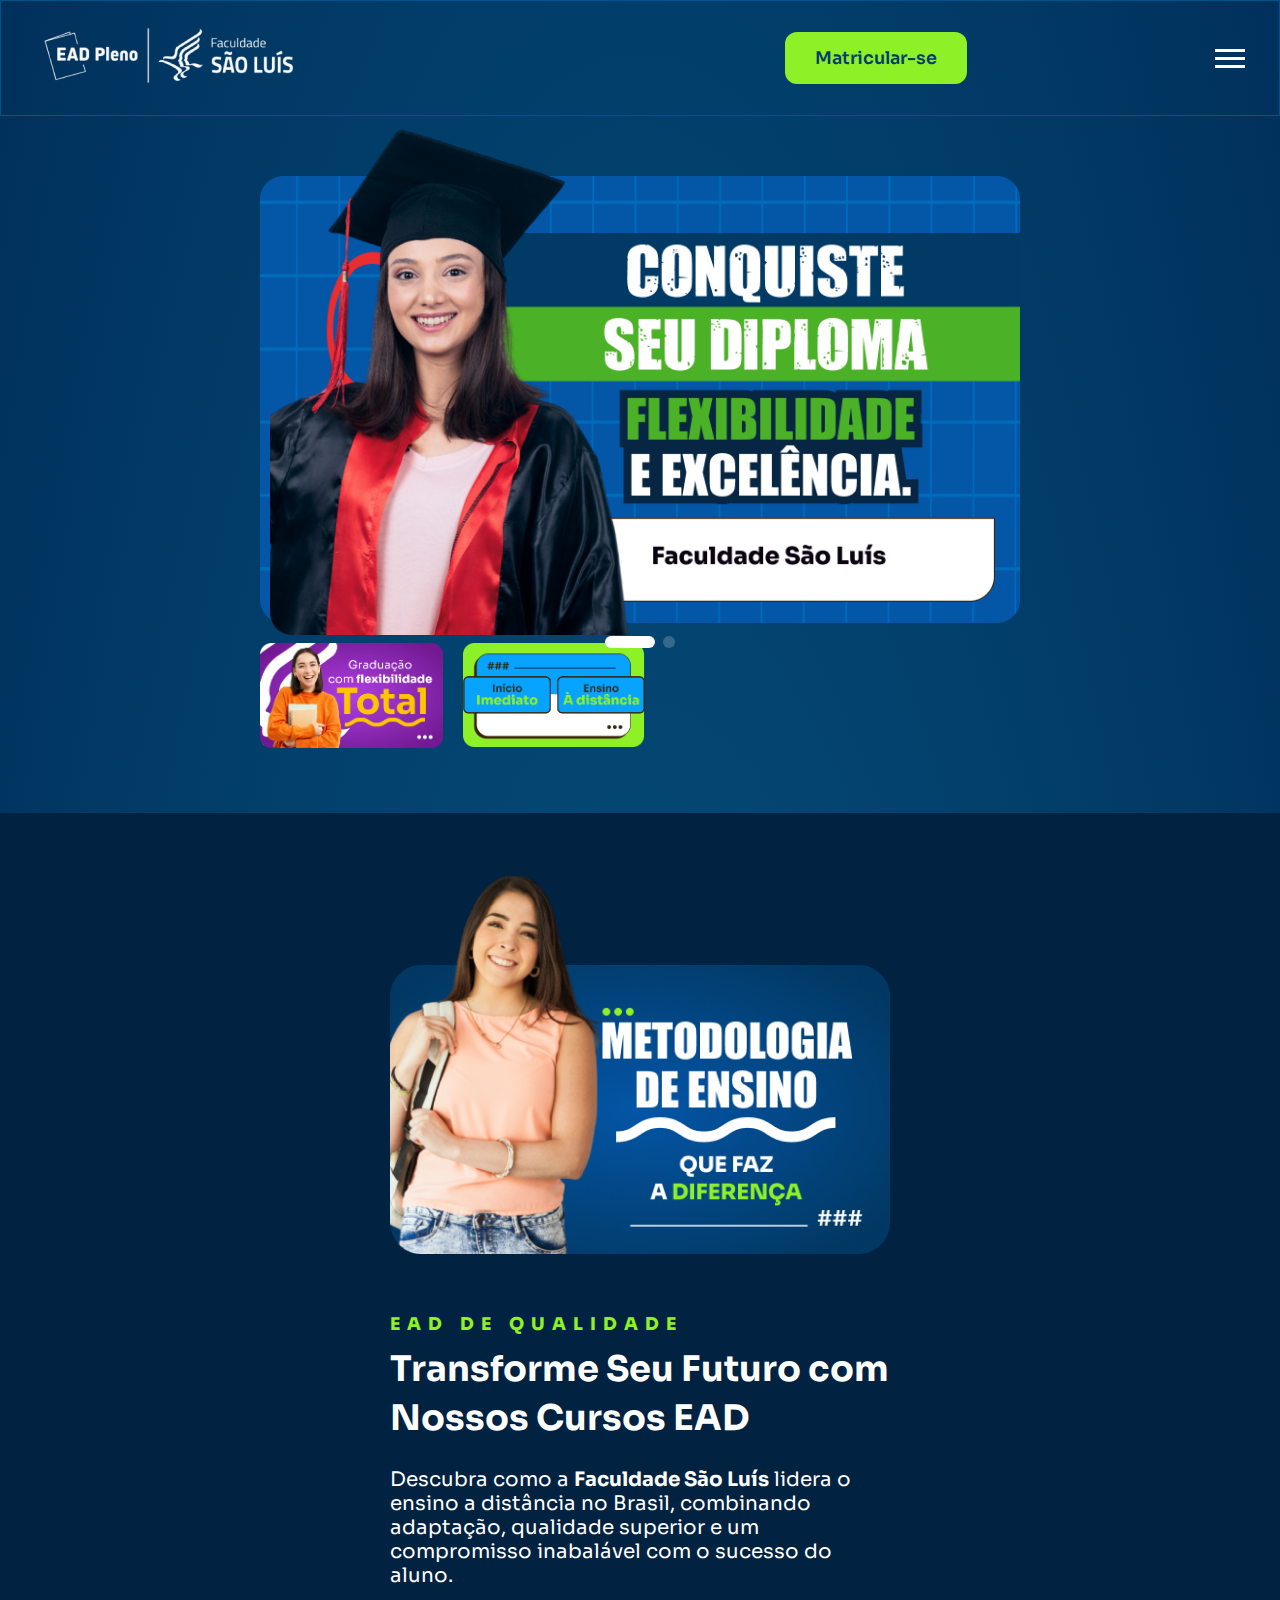
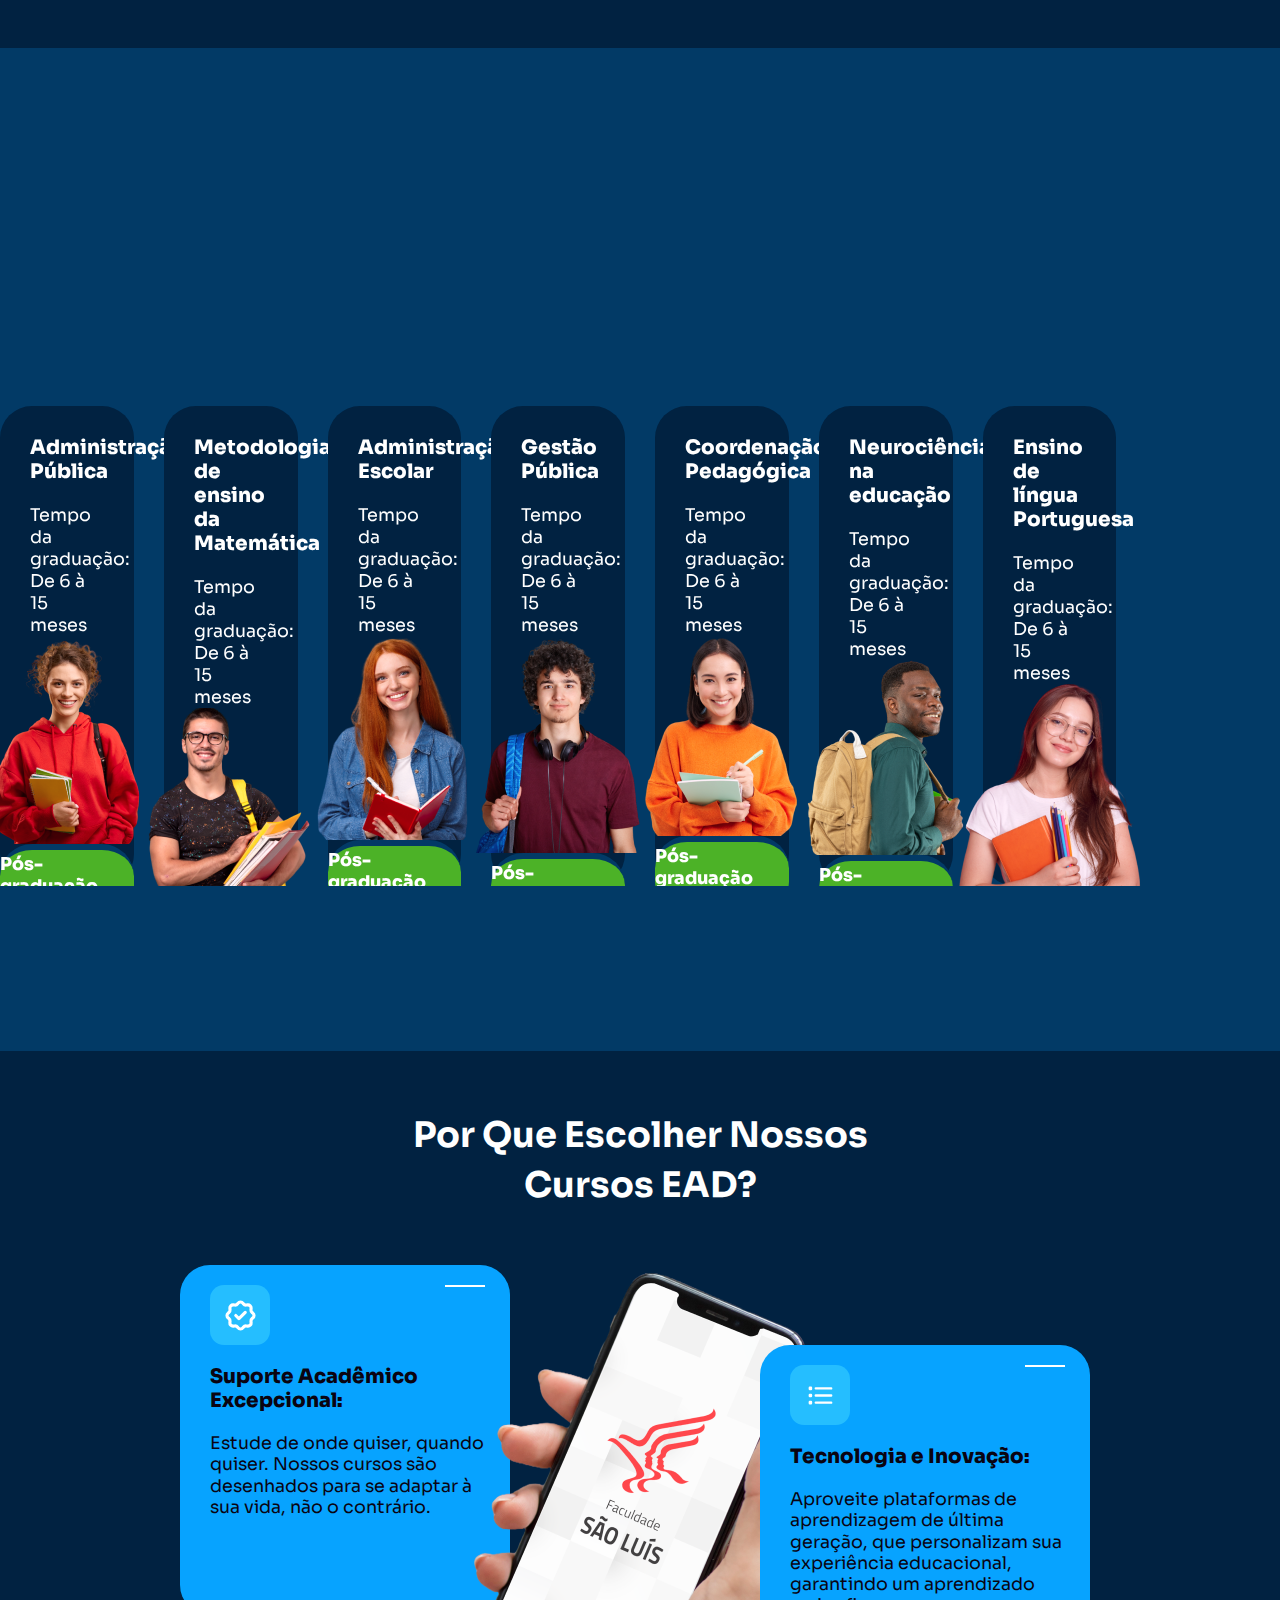
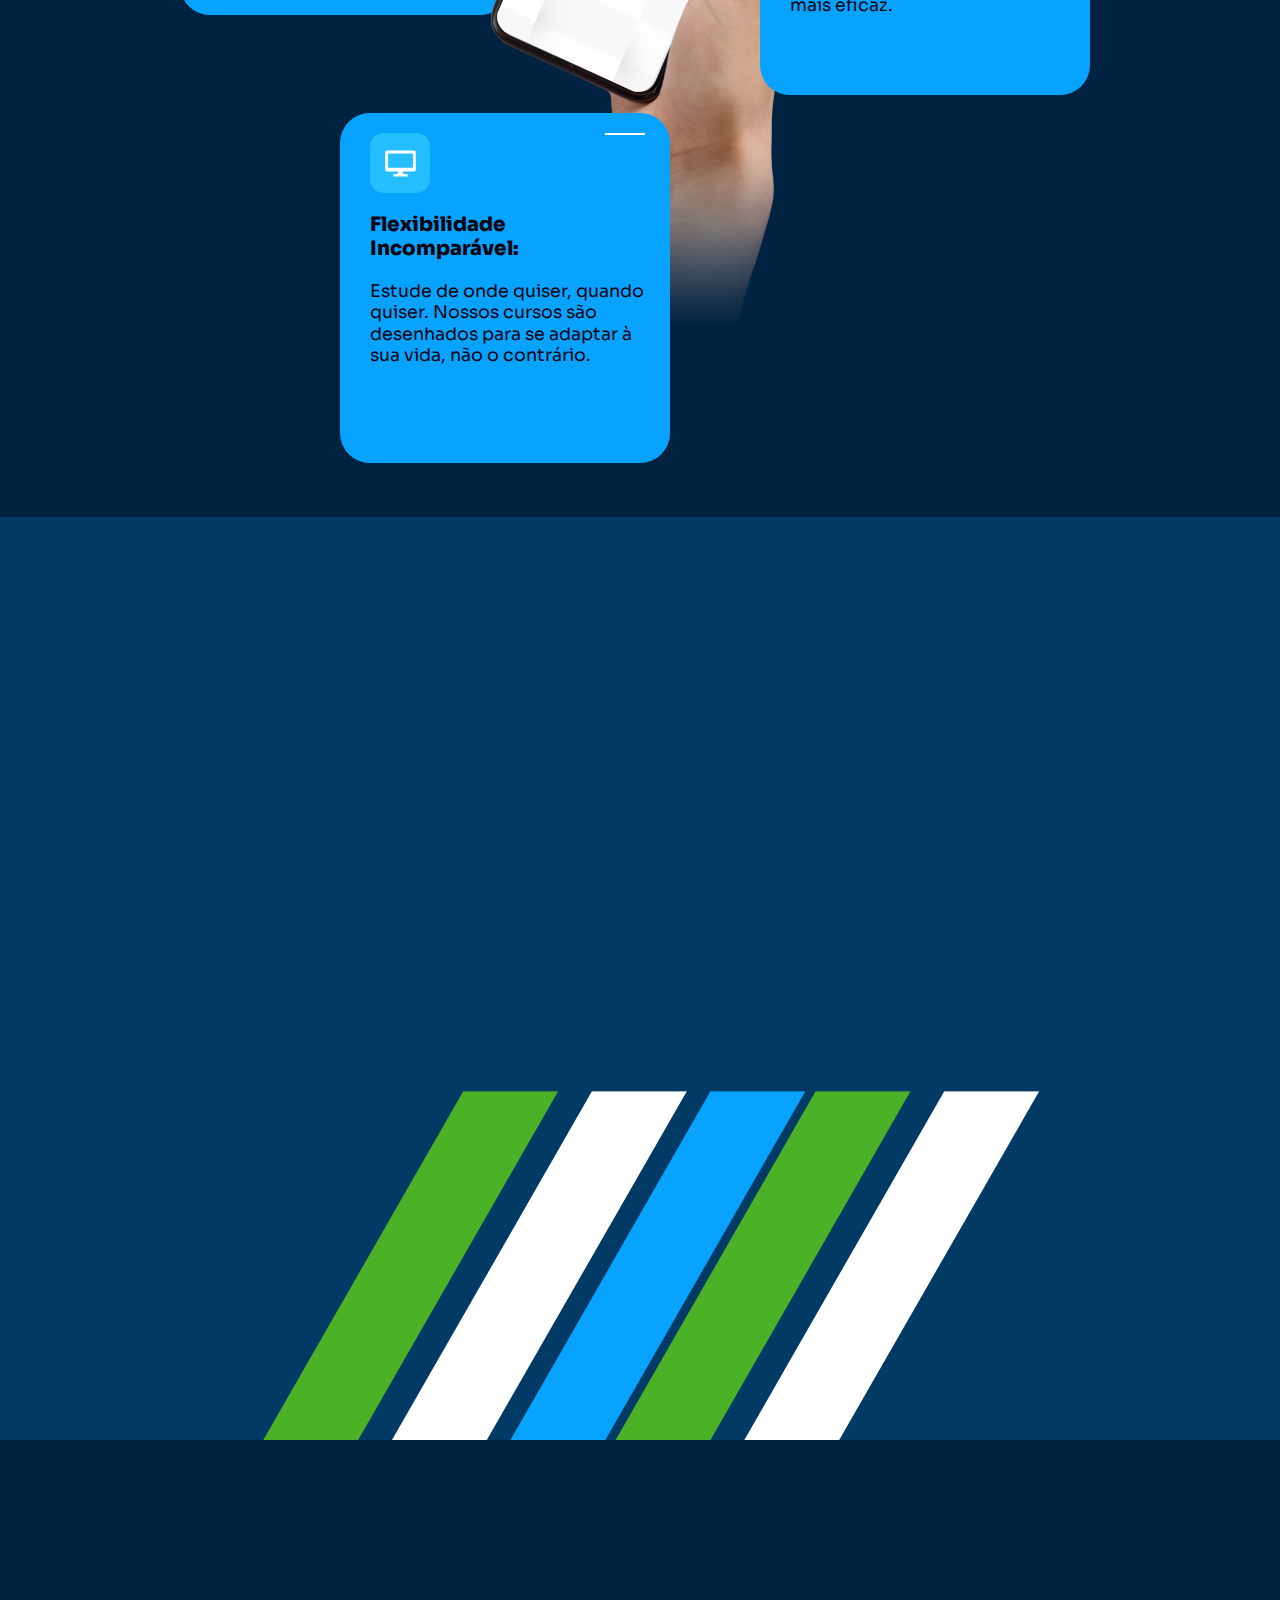
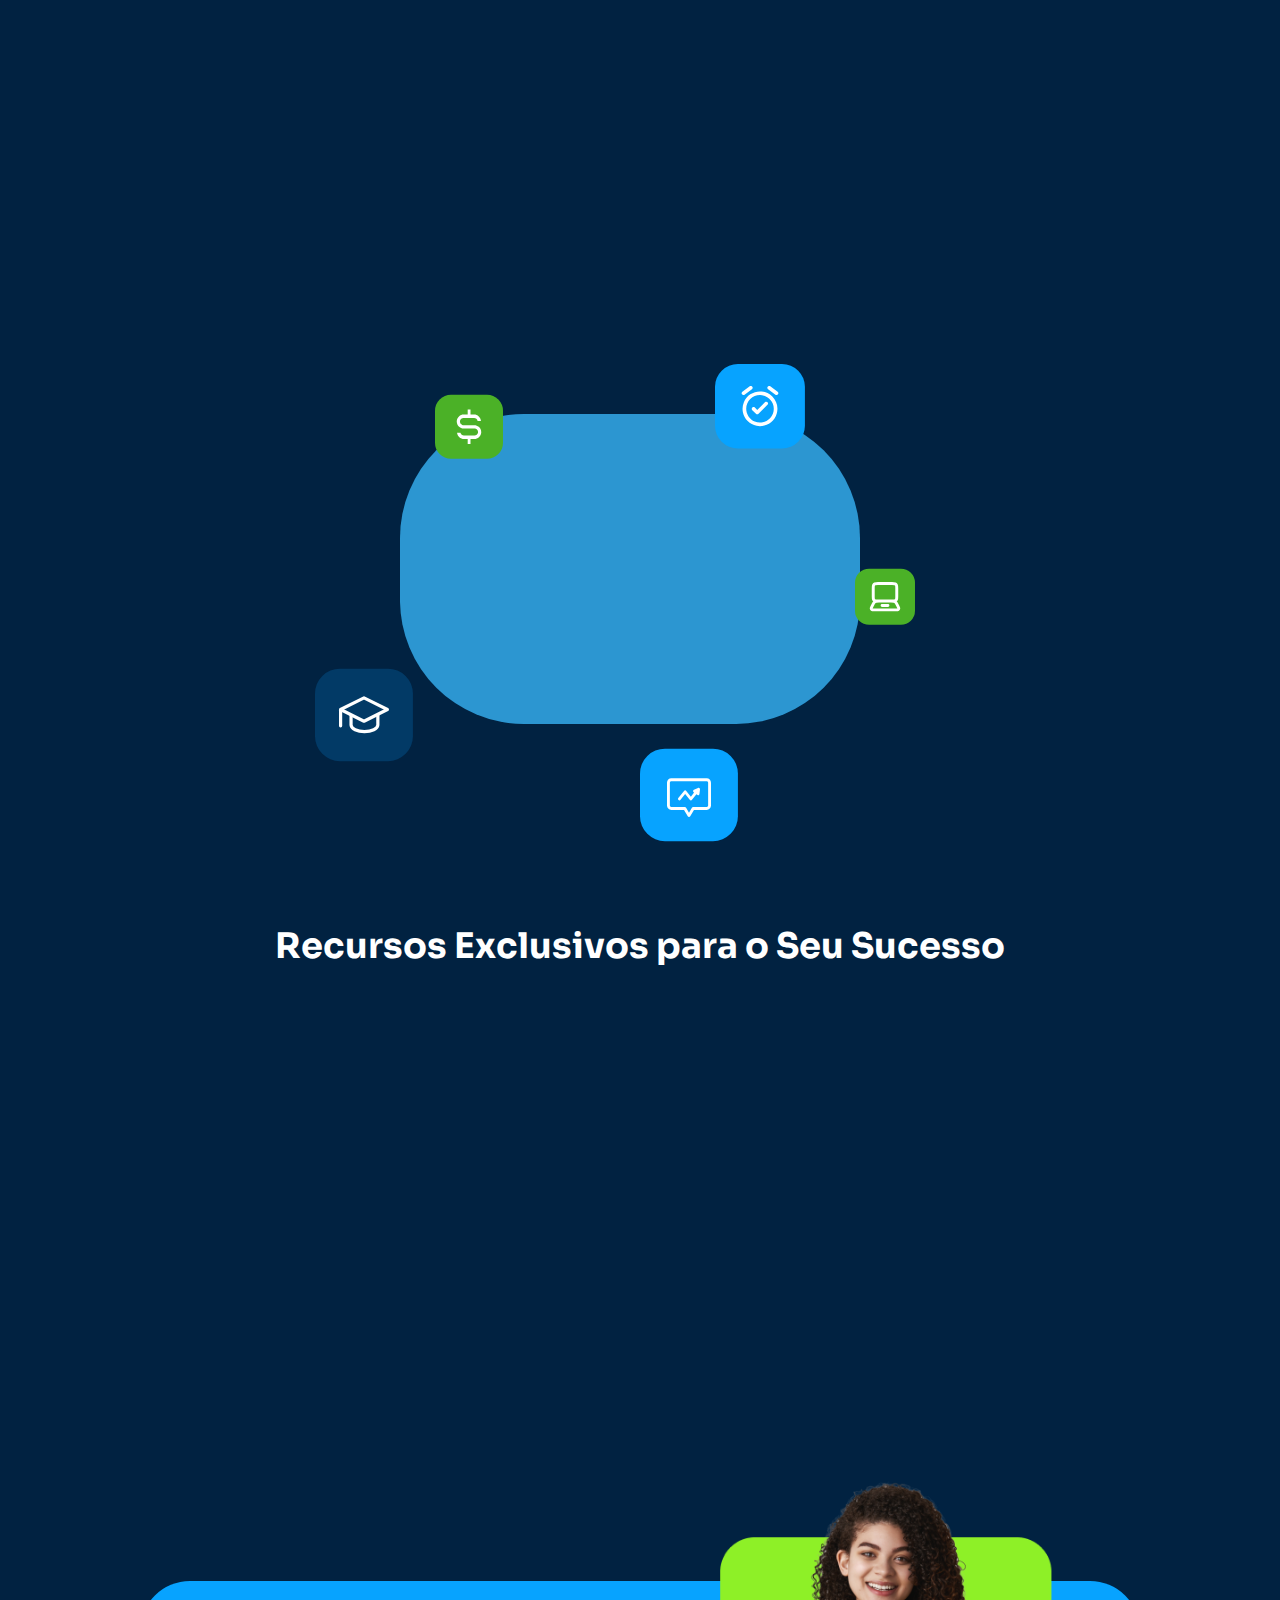
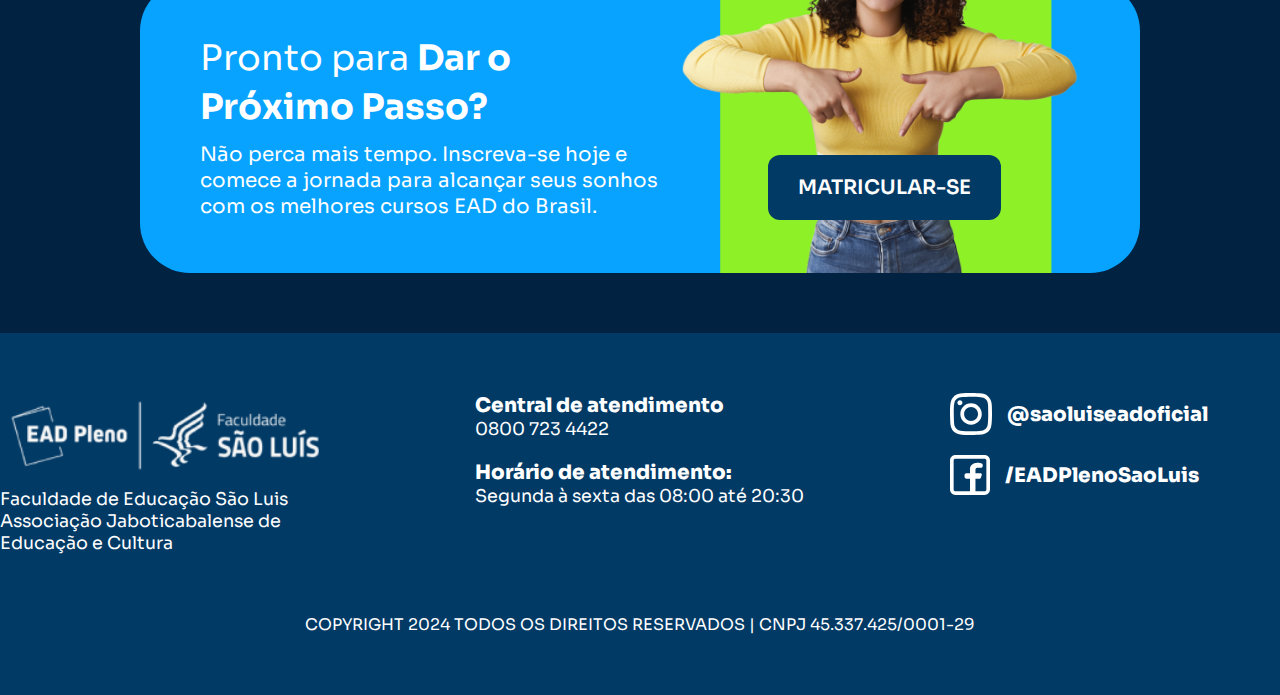
<file: index.html>
<!DOCTYPE html>
<html lang="pt-br">

<head>
    <meta charset="UTF-8">
    <meta name="viewport" content="width=device-width, initial-scale=1.0">
    <title>São luis</title>
    <link rel="apple-touch-icon" sizes="76x76" href="favicon/apple-touch-icon.png">
    <link rel="icon" type="image/png" sizes="32x32" href="favicon/favicon-32x32.png">
    <link rel="icon" type="image/png" sizes="16x16" href="favicon/favicon-16x16.png">
    <link rel="manifest" href="favicon/site.webmanifest">
    <link rel="mask-icon" href="favicon/safari-pinned-tab.svg" color="#5bbad5">
    <meta name="msapplication-TileColor" content="#da532c">
    <meta name="theme-color" content="#ffffff">
    <link rel="stylesheet" href="css/style.css">
    <link rel="stylesheet" href="css/swiper-bundle.min.css">
</head>

<body>

    <header>

        <div class="area_menu_mobile">
            <div class="close_menu">
                <img src="img/close-x.svg" alt="">
            </div>
            <div class="menu_mobile">
                <nav>
                    <ul>
                        <a href="#home">
                            <li>Home</li>
                        </a>
                        <a href="#cursos">
                            <li>Cursos</li>
                        </a>
                        <a href="#suporte">
                            <li>Suporte Acadêmico</li>
                        </a>
                        <a href="#metodologia">
                            <li>Metodologia de Ensino</li>
                        </a>
                        <a href="#exclusivo">
                            <li>Recursos Exclusivos</li>
                        </a>

                    </ul>
                </nav>
                <div class="area_btns_menu_mobile">
                    <!--<a href="https://ava.saoluisead.com.br/login" target="_blank">
                        <div class="btn_destaque">
                            <h2>
                              Login
                        </div>
                    </a>-->

                    <a href="https://wa.me/5511998881257?text=Seja bem-vindo nossa equipe já irá atende-lo" target="_blank">
                        <div class="btn_matricular_menu">
                            <h2>
                                Matricular-se
                            </h2>
                        </div>
                    </a>
                </div>


            </div>

        </div>

        <div class="container_menu">
            <div class="container_menu_int">
                <div class="area_menu">
                    <div class="area_logo">
                        <a href="index.html">
                            <img src="img/logo_sao_luis.png" alt="" width="267" height="69">
                        </a>
                    </div>

                    <div class="area_btns_menu">
                        <!--<a href="https://ava.saoluisead.com.br/login" target="_blank">
                            <div class="btn_destaque">
                                <h2>
                                  Login
                            </div>
                        </a>-->

                        <a href="https://wa.me/5511998881257?text=Seja bem-vindo nossa equipe já irá atende-lo" target="_blank">
                            <div class="btn_matricular_menu">
                                <h2>
                                    Matricular-se
                                </h2>
                            </div>
                        </a>

                        <div class="area_open_menu">
                            <div class="line_menu"></div>
                            <div class="line_menu"></div>
                            <div class="line_menu"></div>
                        </div>

                    </div>


                </div>
            </div>
        </div>

    </header>

    
    <div class="container_home" id="home">
        <div class="container_home_int">
            <div class="area_home">

                <div class="swiper swiper_1 mx-0 ml-0 p-0 relative overflow-hidden transition-opacity h-8"
                    x-ref="container">
                    <div class="swiper-wrapper flex flex-rows justify-start items-center text-sm !ease-linear">
                        <div class="swiper-slide">
                            <img class="estudante" src="img/banner_1_estudante.png" alt="">
                            <img src="img/banner_1.png" alt="">
                        </div>

                        <div class="swiper-slide">
                            <img src="img/banner_2.png" alt="">
                        </div>

                    </div>
                    <div class="swiper-pagination"></div>
                </div>

                <div class="area_mini_banners">
                    <a href="#">
                        <img src="img/mini_banner_1.png" alt="">
                    </a>
                    <a href="#">
                        <img src="img/mini_banner_2.png" alt="">
                    </a>
                </div>


            </div>
        </div>
    </div>


    <div class="container_ead_qualidade">
        <div class="container_ead_qualidade_int">
            <div class="area_ead_qualidade">
                <div class="area_texts_ead_qualidade">
                    <div class="area_titles_ead_qualidade">
                        <div class="info_title_ead_qualidade">
                            <h3>
                                EAD DE QUALIDADE
                            </h3>
                        </div>

                        <div class="title_ead_qualidade">
                            <h2>
                                Transforme Seu Futuro com Nossos Cursos EAD
                            </h2>
                        </div>

                    </div>

                    <div class="sub_title_ead_qualidade">
                        <p>
                            Descubra como a <b>Faculdade São Luís</b> lidera o ensino a distância no Brasil, combinando
                            adaptação, qualidade superior e um compromisso inabalável com o sucesso do aluno.
                        </p>
                    </div>

                </div>

                <img class="mini_banner_ead_qualidade" src="img/mini_banner_ead_qualidade.png" alt="" loading="lazy">

            </div>
        </div>
    </div>

    <div class="container_cursos" id="cursos">
        <div class="container_cursos_int">
            <div class="area_cursos">
                <div class="area_text_cursos">
                    <div class="title_cursos" data-animation="down">
                        <h2>
                            CURSOS PARA INVESTIR EM VOCÊ
                        </h2>
                    </div>
                    <div class="sub_title_cursos" data-animation="down">
                        <p>
                            Investir em sua educação é o primeiro passo para transformar sua carreira e abrir portas
                            para inúmeras oportunidades. Na <b>Faculdade São Luís</b>, oferecemos uma gama diversificada
                            de
                            cursos EAD projetados para equipá-lo com conhecimento, habilidades e a confiança necessária
                            para se destacar no mercado de trabalho competitivo de hoje. Escolha o curso que mais se
                            alinha aos seus objetivos de carreira e comece a investir no seu maior ativo: <b>você
                                mesmo.</b>
                        </p>
                    </div>
                    <a href="https://wa.me/5511998881257?text=Seja bem-vindo nossa equipe já irá atende-lo" data-animation="down" data-delay-1 target="_blank">
                        <div class="btn_graduacao">
                            <h2>
                                Graduação
                            </h2>
                        </div>
                    </a>
                </div>

                <div class="swiper swiper_2 mx-0 ml-0 p-0 relative overflow-hidden transition-opacity h-8"
                    x-ref="container">
                    <div class="swiper-wrapper flex flex-rows justify-start items-center text-sm !ease-linear">
                        <div class="swiper-slide">
                            <div class="card_graduacao">
                                <div class="card_graduacao_int">

                                    <div class="area_text_graduacao">
                                        <div class="title_graduacao">
                                            <h2>
                                                Administração Pública
                                            </h2>
                                        </div>
                                        <div class="sub_title_graduacao">
                                            <p>
                                                Tempo da
                                                graduação:<br>
                                                De 6 à 15 meses
                                            </p>
                                        </div>

                                     
                                    </div>
                                    <div class="area_img_curso">
                                        <img src="img/adm_publica.png" alt="">
                                        <a href="https://wa.me/5511998881257?text=Seja bem-vindo nossa equipe já irá atende-lo" target="_blank">
                                            <div class="btn_ead">
                                                <h2>
                                                    Pós-graduação EAD
                                                </h2>
                                            </div>
                                        </a>
                                    </div>
                                 

                                </div>
                            </div>
                        </div>

                        <div class="swiper-slide">
                            <div class="card_graduacao">
                                <div class="card_graduacao_int">

                                    <div class="area_text_graduacao">
                                        <div class="title_graduacao">
                                            <h2>
                                               Metodologia de ensino da Matemática
                                            </h2>
                                        </div>
                                        <div class="sub_title_graduacao">
                                            <p>
                                                Tempo da
                                                graduação:<br>
                                                De 6 à 15 meses
                                            </p>
                                        </div>

                                    </div>

                                    <div class="area_img_curso">
                                        <img src="img/matematica.png" alt="">
                                        <a href="https://wa.me/5511998881257?text=Seja bem-vindo nossa equipe já irá atende-lo" target="_blank">
                                            <div class="btn_ead">
                                                <h2>
                                                    Pós-graduação EAD
                                                </h2>
                                            </div>
                                        </a>
                                    </div>
                                   

                                </div>
                            </div>
                        </div>

                        <div class="swiper-slide">
                            <div class="card_graduacao">
                                <div class="card_graduacao_int">

                                    <div class="area_text_graduacao">
                                        <div class="title_graduacao">
                                            <h2>
                                                Administração Escolar
                                            </h2>
                                        </div>
                                        <div class="sub_title_graduacao">
                                            <p>
                                                Tempo da
                                                graduação:<br>
                                                De 6 à 15 meses
                                            </p>
                                        </div>

                                   
                                    </div>

                                    <div class="area_img_curso">
                                        <img src="img/adm.png" alt="">

                                        <a href="https://wa.me/5511998881257?text=Seja bem-vindo nossa equipe já irá atende-lo" target="_blank">
                                            <div class="btn_ead">
                                                <h2>
                                                    Pós-graduação EAD
                                                </h2>
                                            </div>
                                        </a>
                                    </div>
                               

                                </div>
                            </div>
                        </div>

                        <div class="swiper-slide">
                            <div class="card_graduacao">
                                <div class="card_graduacao_int">

                                    <div class="area_text_graduacao">
                                        <div class="title_graduacao">
                                            <h2>
                                                Gestão Pública
                                            </h2>
                                        </div>
                                        <div class="sub_title_graduacao">
                                            <p>
                                                Tempo da
                                                graduação:<br>
                                                De 6 à 15 meses
                                            </p>
                                        </div>

                                       
                                    </div>

                                    <div class="area_img_curso">
                                        <img src="img/engenharia.png" alt="Gestão">
                                        <a href="https://wa.me/5511998881257?text=Seja bem-vindo nossa equipe já irá atende-lo" target="_blank">
                                            <div class="btn_ead">
                                                <h2>
                                                    Pós-graduação EAD
                                                </h2>
                                            </div>
                                        </a>

                                    </div>
                               

                                </div>
                            </div>
                        </div>

                        <div class="swiper-slide">
                            <div class="card_graduacao">
                                <div class="card_graduacao_int">

                                    <div class="area_text_graduacao">
                                        <div class="title_graduacao">
                                            <h2>
                                                Coordenação Pedagógica
                                            </h2>
                                        </div>
                                        <div class="sub_title_graduacao">
                                            <p>
                                                Tempo da
                                                graduação:<br>
                                                De 6 à 15 meses
                                            </p>
                                        </div>

                                    </div>

                                    <div class="area_img_curso">
                                        <img src="img/biologia.png" alt="biologia">

                                        <a href="https://wa.me/5511998881257?text=Seja bem-vindo nossa equipe já irá atende-lo" target="_blank">
                                            <div class="btn_ead">
                                                <h2>
                                                    Pós-graduação EAD
                                                </h2>
                                            </div>
                                        </a>
                                    </div>

                                </div>
                            </div>
                        </div>

                        <div class="swiper-slide">
                            <div class="card_graduacao">
                                <div class="card_graduacao_int">

                                    <div class="area_text_graduacao">
                                        <div class="title_graduacao">
                                            <h2>
                                                Neurociência na educação
                                            </h2>
                                        </div>
                                        <div class="sub_title_graduacao">
                                            <p>
                                                Tempo da
                                                graduação:<br>
                                                De 6 à 15 meses
                                            </p>
                                        </div>

                                       
                                    </div>

                                    <div class="area_img_curso">
                                        <img src="img/eng_producao.png" alt="">
                                        <a href="https://wa.me/5511998881257?text=Seja bem-vindo nossa equipe já irá atende-lo" target="_blank">
                                            <div class="btn_ead">
                                                <h2>
                                                    Pós-graduação EAD
                                                </h2>
                                            </div>
                                        </a>
                                    </div>

                                </div>
                            </div>
                        </div>

                        <div class="swiper-slide">
                            <div class="card_graduacao">
                                <div class="card_graduacao_int">

                                    <div class="area_text_graduacao">
                                        <div class="title_graduacao">
                                            <h2>
                                                Ensino de língua Portuguesa
                                            </h2>
                                        </div>
                                        <div class="sub_title_graduacao">
                                            <p>
                                                Tempo da
                                                graduação:<br>
                                                De 6 à 15 meses
                                            </p>
                                        </div>

                                       
                                    </div>

                                    <div class="area_img_curso">
                                        <img src="img/letras.png" alt="Letras Português">
                                        <a href="https://wa.me/5511998881257?text=Seja bem-vindo nossa equipe já irá atende-lo" target="_blank">
                                            <div class="btn_ead">
                                                <h2>
                                                    Pós-graduação EAD
                                                </h2>
                                            </div>
                                        </a>
                                    </div>
                               

                                </div>
                            </div>
                        </div>


                    </div>
                    <img class="swiper-button-prev" src="img/arrow_prev.svg" alt="">
                    <img class="swiper-button-next" src="img/arrow_next.svg" alt="">
                </div>

                <a href="https://wa.me/5511993694790?text=Seja bem-vindo nossa equipe já irá atende-lo" data-animation="down" data-delay-1 target="_blank">
                    <div class="btn_matricular">
                        <h2>
                            Consulte mais cursos
                        </h2>
                    </div>
                </a>

            </div>
        </div>
    </div>


    <div class="container_pilares" id="suporte">
        <div class="container_pilares_int">
            <div class="area_pilares">
                <div class="title_pilare_principal">
                    <h2>
                        Por Que Escolher Nossos<br> Cursos EAD?
                    </h2>
                </div>
                <div class="area_cards_pilares">

                    <div class="cards_pilares card_1">
                        <div class="cards_pilares_int">
                            <div class="separator_pilares"></div>
                            <div class="icon_pilares">
                                <img src="img/icon_cursos_1.svg" alt="" width="31" height="31">
                            </div>

                            <div class="title_pilares">
                                <h2>
                                    Suporte Acadêmico Excepcional:
                                </h2>
                            </div>
                            <div class="sub_title_pilares">
                                <p>
                                    Estude de onde quiser, quando quiser. Nossos cursos são desenhados para se adaptar à
                                    sua vida, não o contrário.
                                </p>
                            </div>
                        </div>
                    </div>

                    <div class="cards_pilares card_2">
                        <div class="cards_pilares_int">
                            <div class="separator_pilares"></div>
                            <div class="icon_pilares">
                                <img src="img/icon_cursos_2.svg" alt="" width="27" height="19">
                            </div>

                            <div class="title_pilares">
                                <h2>
                                    Tecnologia e Inovação:
                                </h2>
                            </div>
                            <div class="sub_title_pilares">
                                <p>
                                    Aproveite plataformas de aprendizagem de última geração, que personalizam sua
                                    experiência educacional, garantindo um aprendizado mais eficaz.
                                </p>
                            </div>
                        </div>
                    </div>

                    <div class="cards_pilares card_3">
                        <div class="cards_pilares_int">
                            <div class="separator_pilares"></div>
                            <div class="icon_pilares">
                                <img src="img/icon_cursos_3.svg" alt="" width="33" height="27">
                            </div>

                            <div class="title_pilares">
                                <h2>
                                    Flexibilidade Incomparável:
                                </h2>
                            </div>
                            <div class="sub_title_pilares">
                                <p>
                                    Estude de onde quiser, quando quiser. Nossos cursos são desenhados para se adaptar à
                                    sua vida, não o contrário.
                                </p>
                            </div>
                        </div>
                    </div>

                </div>

                <img class="bg_pilares" src="img/bg_cursos.png" alt="" width="350" height="667">

            </div>
        </div>
    </div>

    <div class="container_mercado">
        <div class="container_mercado_int">
            <div class="area_mercado">
                <div class="area_text_mercado">
                    <div class="title_mercado" data-animation="left" data-delay-1>
                        <h2>
                            Conecte-se ao Futuro do Mercado de Trabalho
                        </h2>
                    </div>
                    <div class="sub_title_mercado" data-animation="left" data-delay-2>
                        <p>
                            Com parcerias estratégicas em diversos setores, oferecemos <b>oportunidades únicas de
                                estágio e
                                networking</b>, preparando você não apenas para entrar no mercado de trabalho, mas para
                            liderar
                        </p>
                    </div>
                </div>

                <div class="area_bg_mercado">
                    <img src="img/bg_mercado.png" alt="" data-animation="right">
                    <svg class="bg_lines" width="962" height="468" viewBox="0 0 865 420" fill="none"
                        xmlns="http://www.w3.org/2000/svg">
                        <mask id="mask0_115_10" style="mask-type:alpha" maskUnits="userSpaceOnUse" x="0" y="0"
                            width="865" height="420">
                            <rect width="865" height="420" fill="#023A66" />
                        </mask>
                        <g mask="url(#mask0_115_10)">
                            <rect x="663" y="-71" width="89" height="575" transform="rotate(29.8313 663 -71)"
                                fill="#4BB127" />
                            <rect x="282.032" y="-71" width="89" height="575" transform="rotate(29.8313 282.032 -71)"
                                fill="#4BB127" />
                            <rect x="790" y="-49.7698" width="89" height="575" transform="rotate(29.8313 790 -49.7698)"
                                fill="white" />
                            <rect x="409" y="-49.7698" width="89" height="575" transform="rotate(29.8313 409 -49.7698)"
                                fill="white" />
                            <rect x="536" y="-47.7698" width="89" height="575" transform="rotate(29.8313 536 -47.7698)"
                                fill="#07A3FF" />
                        </g>
                    </svg>

                </div>



            </div>
        </div>
    </div>



    <div class="container_metodologia" id="metodologia">
        <div class="container_metodologia_int">
            <div class="area_metodologia">
                <div class="area_text_metodologia">
                    <div class="title_metodologia" data-animation="left" data-delay-1>
                        <h2>
                            Metodologia de Ensino que Faz a Diferença
                        </h2>
                    </div>
                    <div class="sub_title_metodologia" data-animation="left" data-delay-2>
                        <p>
                            Nossas metodologias ativas colocam você no centro do processo de aprendizagem.<br><br>

                            Prepare-se para enfrentar o mercado de trabalho com <b>habilidades práticas e conhecimento
                                aplicado</b>, graças à nossa abordagem inovadora que transforma a teoria em prática.
                        </p>
                    </div>

                    <a href="https://wa.me/5511998881257?text=Seja bem-vindo nossa equipe já irá atende-lo" data-animation="down" data-delay-1 target="_blank">
                        <div class="btn_matricular">
                            <h2>
                                Me matricular agora
                            </h2>
                        </div>
                    </a>

                </div>

                <div class="area_img_metodologia">
                    <div class="box_bg_metodologia"></div>
                    <img class="icon_notebook" src="img/icon_notebook.svg" alt="">
                    <img class="icon_clock" src="img/icon_clock.svg" alt="">
                    <img class="icon_money" src="img/icon_money.svg" alt="">
                    <img class="icon_study" src="img/icon_study.svg" alt="">
                    <img class="icon_growth" src="img/icon_growth.svg" alt="">
                    <img src="img/notebook_metodologia.png" alt="" data-animation="right">
                </div>



            </div>
        </div>
    </div>

    <div class="container_exclusivo" id="exclusivo">
        <div class="container_exclusivo_int">

            <div class="title_exclusivo">
                <h2>
                    Recursos Exclusivos para o Seu Sucesso
                </h2>
            </div>

            <div class="area_exclusivo">
                <div class="box_exclusivo" data-animation="down" data-delay-1>
                    <div class="box_exclusivo_int">
                        <div class="area_img_box_exclusivo">
                            <img src="img/icon_exclusivo_1.svg" alt="">
                            <div class="line_1"></div>
                            <div class="line_2"></div>
                        </div>

                        <div class="title_box_exclusivo">
                            <h2>
                                Materiais Didáticos Inovadores:
                            </h2>
                        </div>
                        <div class="sub_title_exclusivo">
                            <p>
                                Explore livros digitais interativos e laboratórios virtuais que transformam o
                                aprendizado em uma experiência viva e engajante.
                            </p>
                        </div>
                    </div>

                </div>

                <div class="box_exclusivo" data-animation="down" data-delay-2>
                    <div class="box_exclusivo_int">
                        <div class="area_img_box_exclusivo">
                            <img src="img/icon_exclusivo_2.svg" alt="">
                            <div class="line_1"></div>
                            <div class="line_2"></div>
                        </div>

                        <div class="title_box_exclusivo">
                            <h2>
                                Plataformas de Aprendizagem Personalizadas:
                            </h2>
                        </div>
                        <div class="sub_title_exclusivo">
                            <p>
                                Nossa tecnologia adaptativa ajusta o conteúdo às suas necessidades, permitindo um estudo
                                eficiente e no seu ritmo.
                            </p>
                        </div>
                    </div>

                </div>

                <div class="box_exclusivo" data-animation="down" data-delay-3>
                    <div class="box_exclusivo_int">
                        <div class="area_img_box_exclusivo">
                            <img src="img/icon_exclusivo_3.svg" alt="">
                            <div class="line_1"></div>
                            <div class="line_2"></div>
                        </div>

                        <div class="title_box_exclusivo">
                            <h2>
                                Apoio Total ao Estudante:
                            </h2>
                        </div>
                        <div class="sub_title_exclusivo">
                            <p>
                                Tutoria online, monitoramento de desempenho, e programas de desenvolvimento de
                                habilidades estão aqui para enriquecer sua jornada educacional.
                            </p>
                        </div>
                    </div>

                </div>



            </div>
        </div>
    </div>


    <div class="container_jornada">
        <div class="container_jornada_int">
            <div class="area_jornada">
                <div class="area_jornada_int">
                    <div class="area_text_jornanda">
                        <div class="title_jornada">
                            <h2>
                                Pronto para <b>Dar o Próximo Passo?</b>
                            </h2>
                        </div>
                        <div class="sub_title_jornada">
                            <p>
                                Não perca mais tempo. Inscreva-se hoje e comece a jornada para alcançar seus sonhos com
                                os melhores cursos EAD do Brasil.
                            </p>
                        </div>
                    </div>

                    <div class="area_bg_jornada">
                        <img class="bg_jornada" src="img/bg_jornada.png" alt="">
                        
                        <a href="https://wa.me/5511998881257?text=Seja bem-vindo nossa equipe já irá atende-lo" target="_blank">
                            <div class="btn_matricular_jornada">
                                <h2>
                                    Matricular-se
                                </h2>
                            </div>
                        </a>
                    </div>
                   

                </div>
            </div>
        </div>
    </div>


    <footer>
        <div class="container_footer">
            <div class="container_footer_int">
                <div class="area_footer">
                    <div class="footer_col_sm">
                        <img src="img/logo_sao_luis.png" alt="">
                        <div class="info_footer">
                            <p>
                                Faculdade de Educação São Luis Associação Jaboticabalense de Educação e Cultura
                            </p>
                        </div>
                    </div>

                    <div class="footer_col_sm">
                        <div class="area_atendimento">
                            <div class="area_atendimento_int">
                                <div class="title_atendimento">
                                    <h2>
                                        Central de atendimento
                                    </h2>
                                </div>
                                <div class="sub_title_atendimento">
                                    <p>
                                        0800 723 4422
                                    </p>
                                </div>
                            </div>

                            <div class="area_atendimento_int">
                                <div class="title_atendimento">
                                    <h2>
                                        Horário de atendimento:
                                    </h2>
                                </div>
                                <div class="sub_title_atendimento">
                                    <p>
                                        Segunda à sexta das 08:00 até 20:30
                                    </p>
                                </div>
                            </div>

                        </div>
                    </div>

                    <div class="footer_col_sm">
                        <div class="area_social">
                            <a href="https://www.instagram.com/saoluiseadoficial/" target="_blank">
                                <div class="area_social_int">
                                    <img src="img/instagram.svg" alt="">
                                    <div class="info_social">
                                        <p>
                                            @saoluiseadoficial
                                        </p>
                                    </div>
                                </div>
                            </a>
                            <a href="https://www.facebook.com/EADPlenoSaoLuis/" target="_blank">
                                <div class="area_social_int">
                                    <img src="img/facebook.svg" alt="">
                                    <div class="info_social">
                                        <p>
                                            /EADPlenoSaoLuis
                                        </p>
                                    </div>
                                </div>
                            </a>
                          
                        </div>
                    </div>


                </div>

                <div class="copy_footer">
                    <p>
                        COPYRIGHT 2024 TODOS OS DIREITOS RESERVADOS | CNPJ 45.337.425/0001-29
                    </p>
                </div>

            </div>
        </div>
    </footer>




    <script src="https://cdn.jsdelivr.net/npm/swiper@11/swiper-bundle.min.js"></script>
    <script defer src="js/script.js"></script>

    <script>
        const swiper_1 = new Swiper('.swiper_1', {
            // Optional parameters
            direction: 'horizontal',

            // If we need pagination
            pagination: {
                el: '.swiper-pagination',
                clickable: true,
            },

            freeMode: {
                enabled: true,
                sticky: true,
            },
            autoplay: {
                delay: 8000,
                disableOnInteraction: false,
                pauseOnMouseEnter: true,
            },

            centeredSlides: false,
            loop: true,
            slidesPerView: 1,
            spaceBetween: 30,

            breakpoints: {
                // when window width is >= 320px
                320: {
                    slidesPerView: 1,

                },
                // when window width is >= 480px
                480: {
                    slidesPerView: 1,

                },
                // when window width is >= 640px
                640: {
                    slidesPerView: 1,

                },
                // when window width is >= 1024px
                1024: {
                    slidesPerView: 1,

                }
            },


        });

        const swiper_2 = new Swiper('.swiper_2', {
            // Optional parameters
            direction: 'horizontal',

            // If we need pagination
            pagination: {
                clickable: true,
            },

            /*freeMode: {
                enabled: true,
                sticky: true,
            },*/
            autoplay: {
                delay: 10000,
                disableOnInteraction: false,
                pauseOnMouseEnter: true,
            },

            centeredSlides: false,
            loop: true,
            slidesPerView: 8,
            spaceBetween: 30,

            breakpoints: {
                // when window width is >= 320px
                320: {
                    slidesPerView: 1,

                },
                // when window width is >= 480px
                480: {
                    slidesPerView: 2,

                },
                // when window width is >= 640px
                640: {
                    slidesPerView: 5,

                },
                // when window width is >= 1024px
                1024: {
                    slidesPerView: 8,

                },
                1366: {
                    slidesPerView: 4,

                },
                1440: {
                    slidesPerView: 5,

                },

                2000: {
                    slidesPerView: 7,

                },
                2500: {
                    slidesPerView: 7,

                }
            },


            // Navigation arrows
            navigation: {
                nextEl: '.swiper-button-next',
                prevEl: '.swiper-button-prev',
            },

        });

    </script>
</body>

</html>
</file>
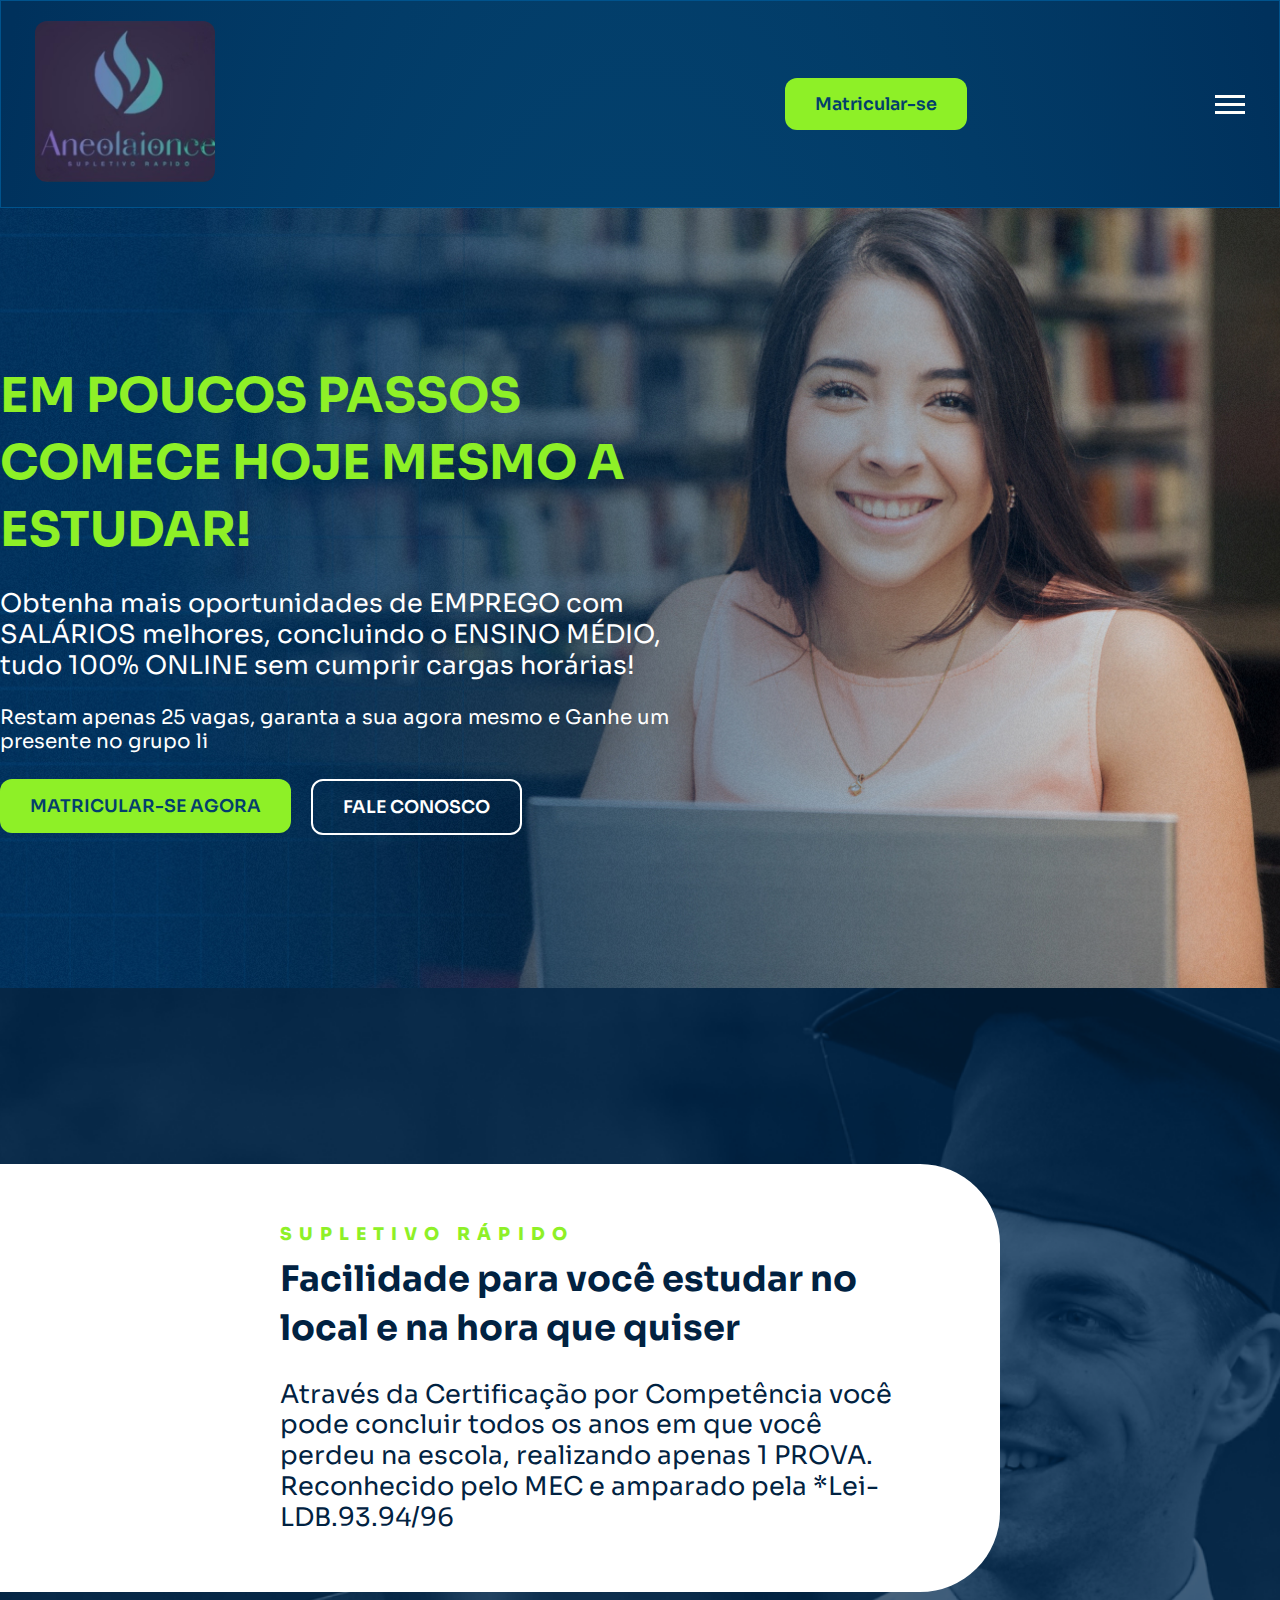
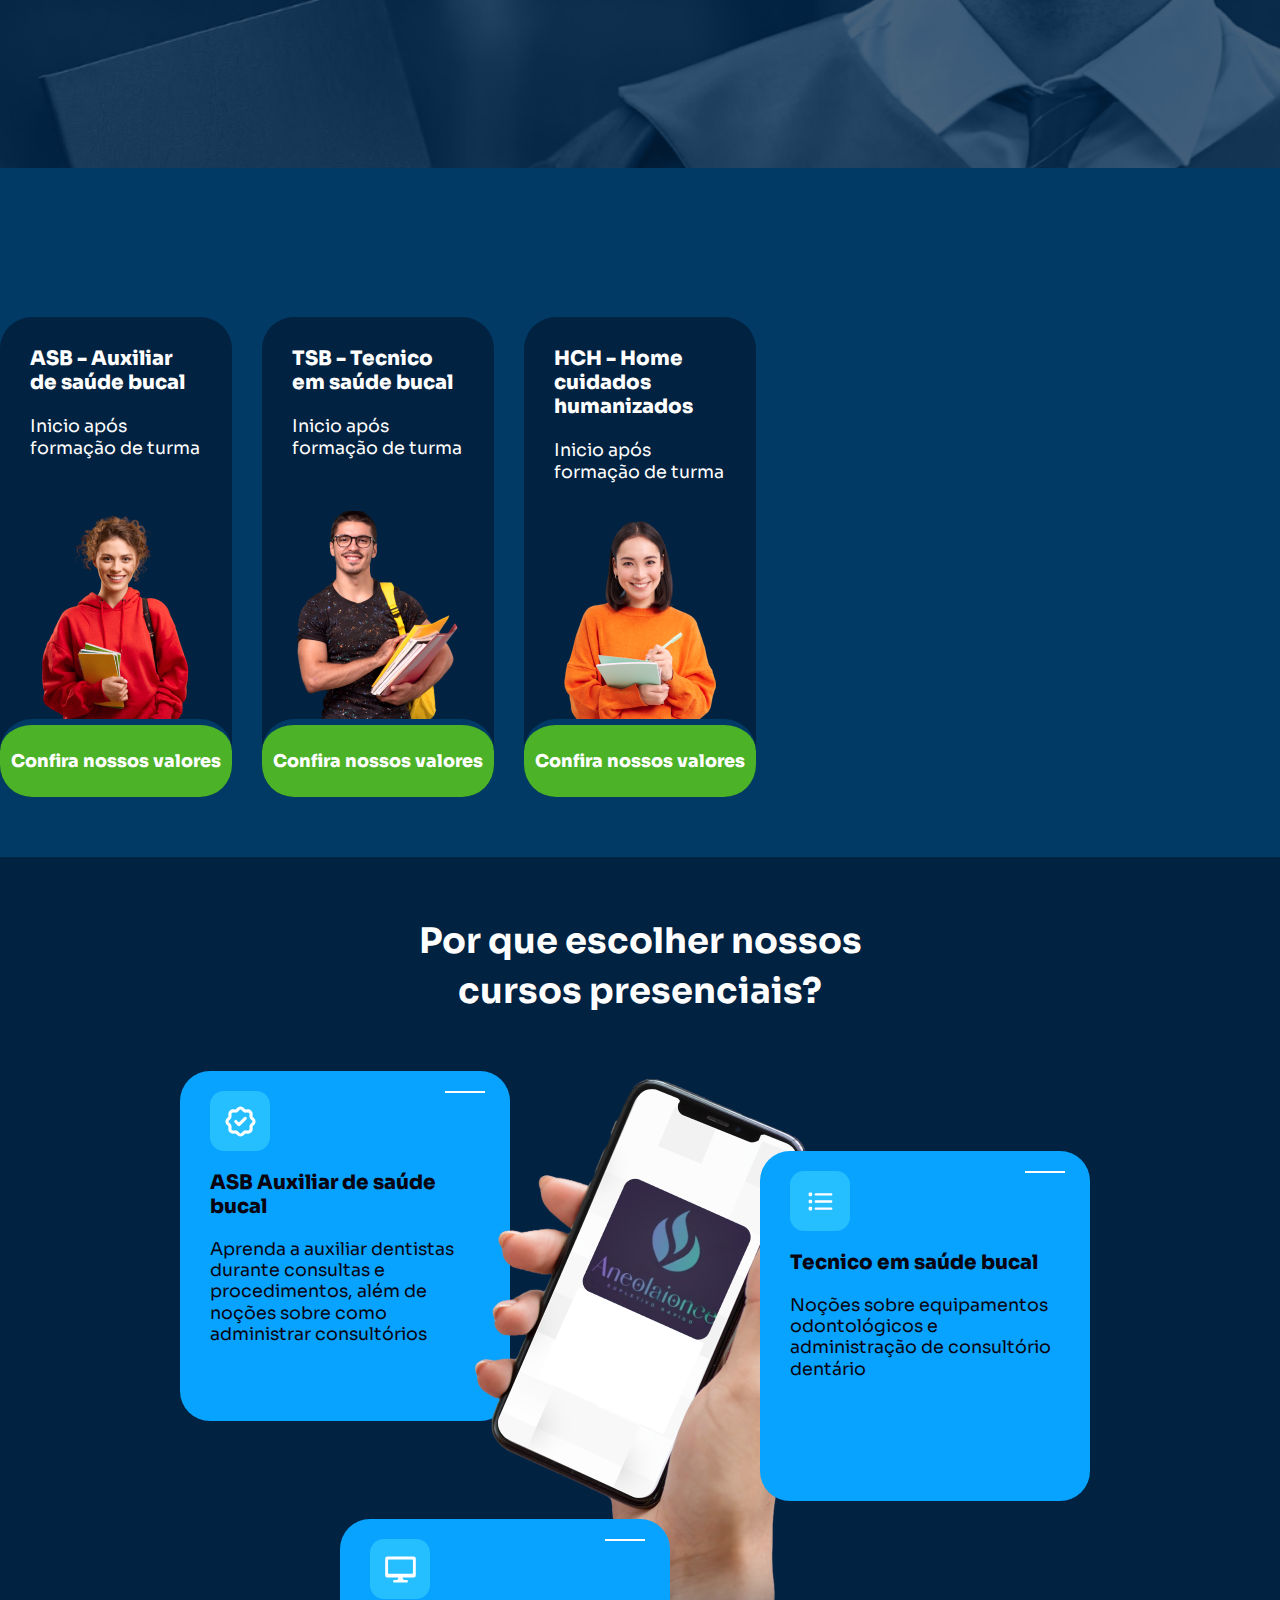
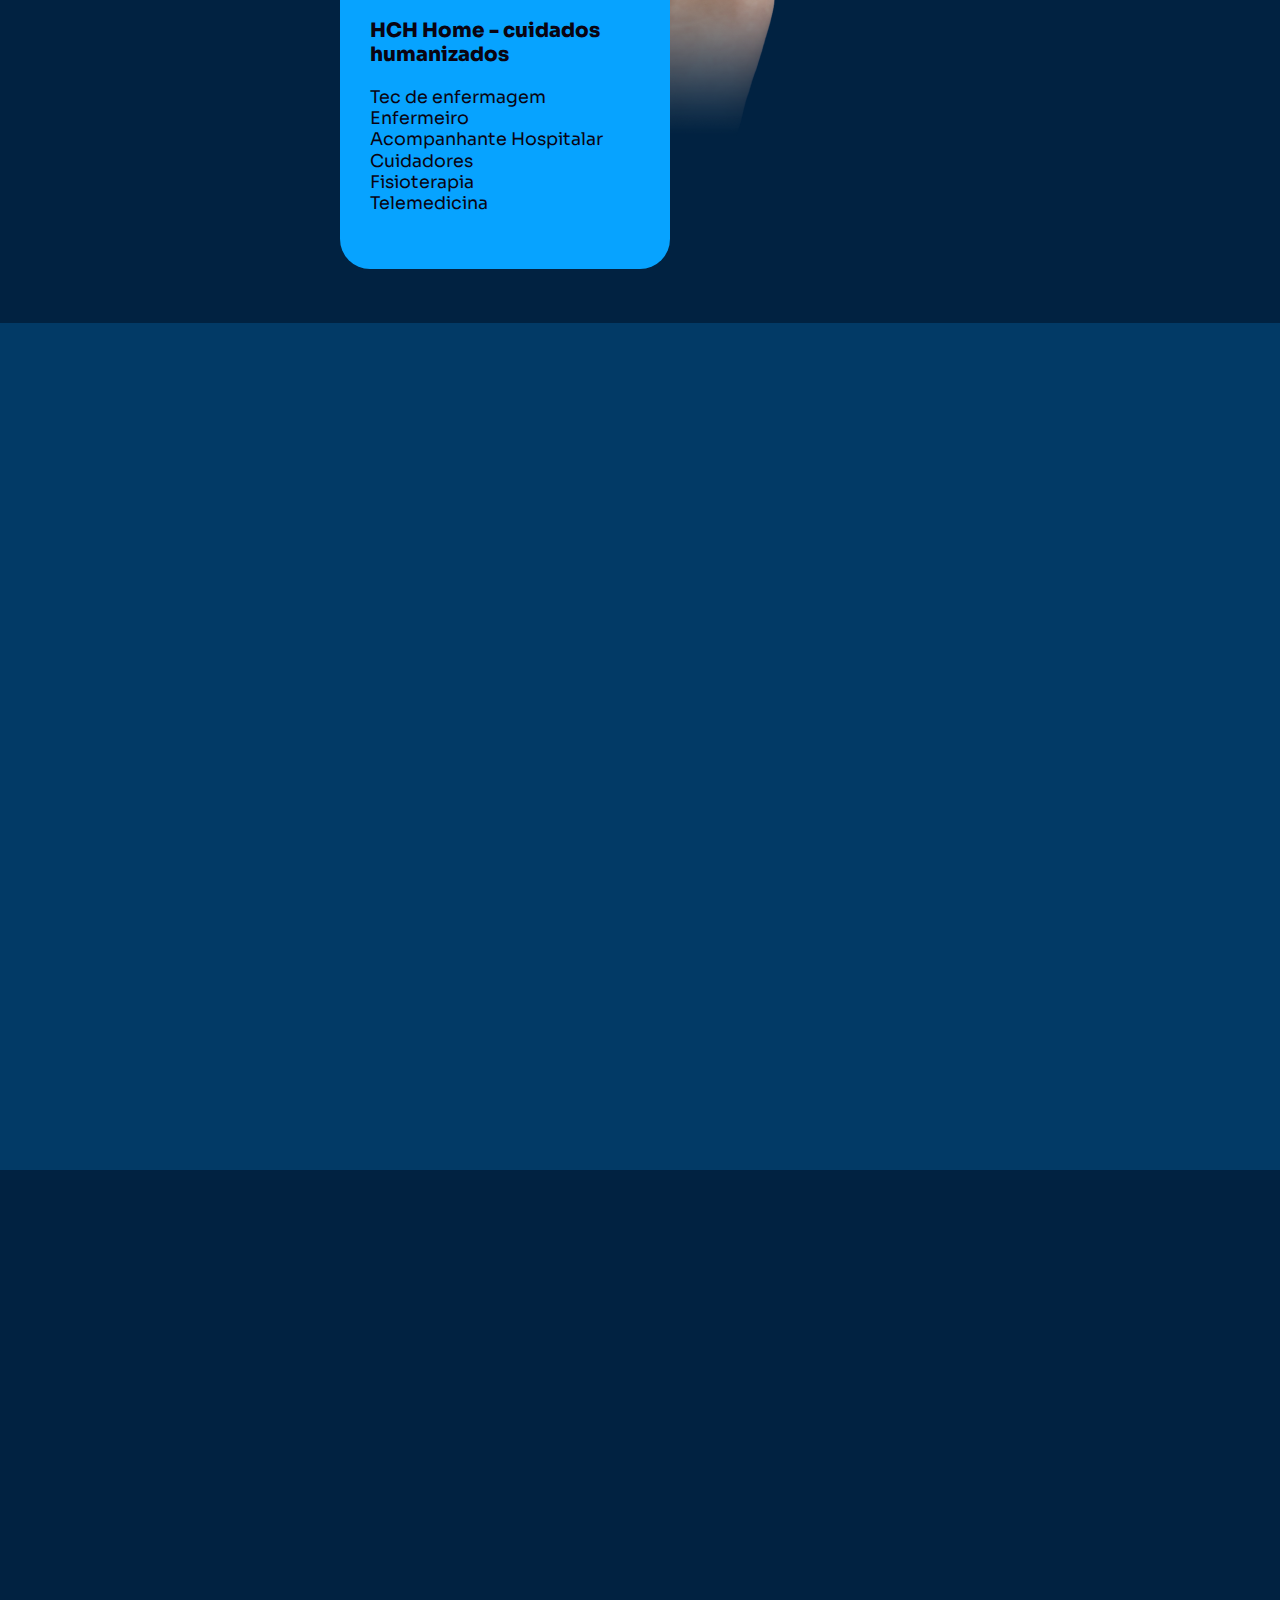
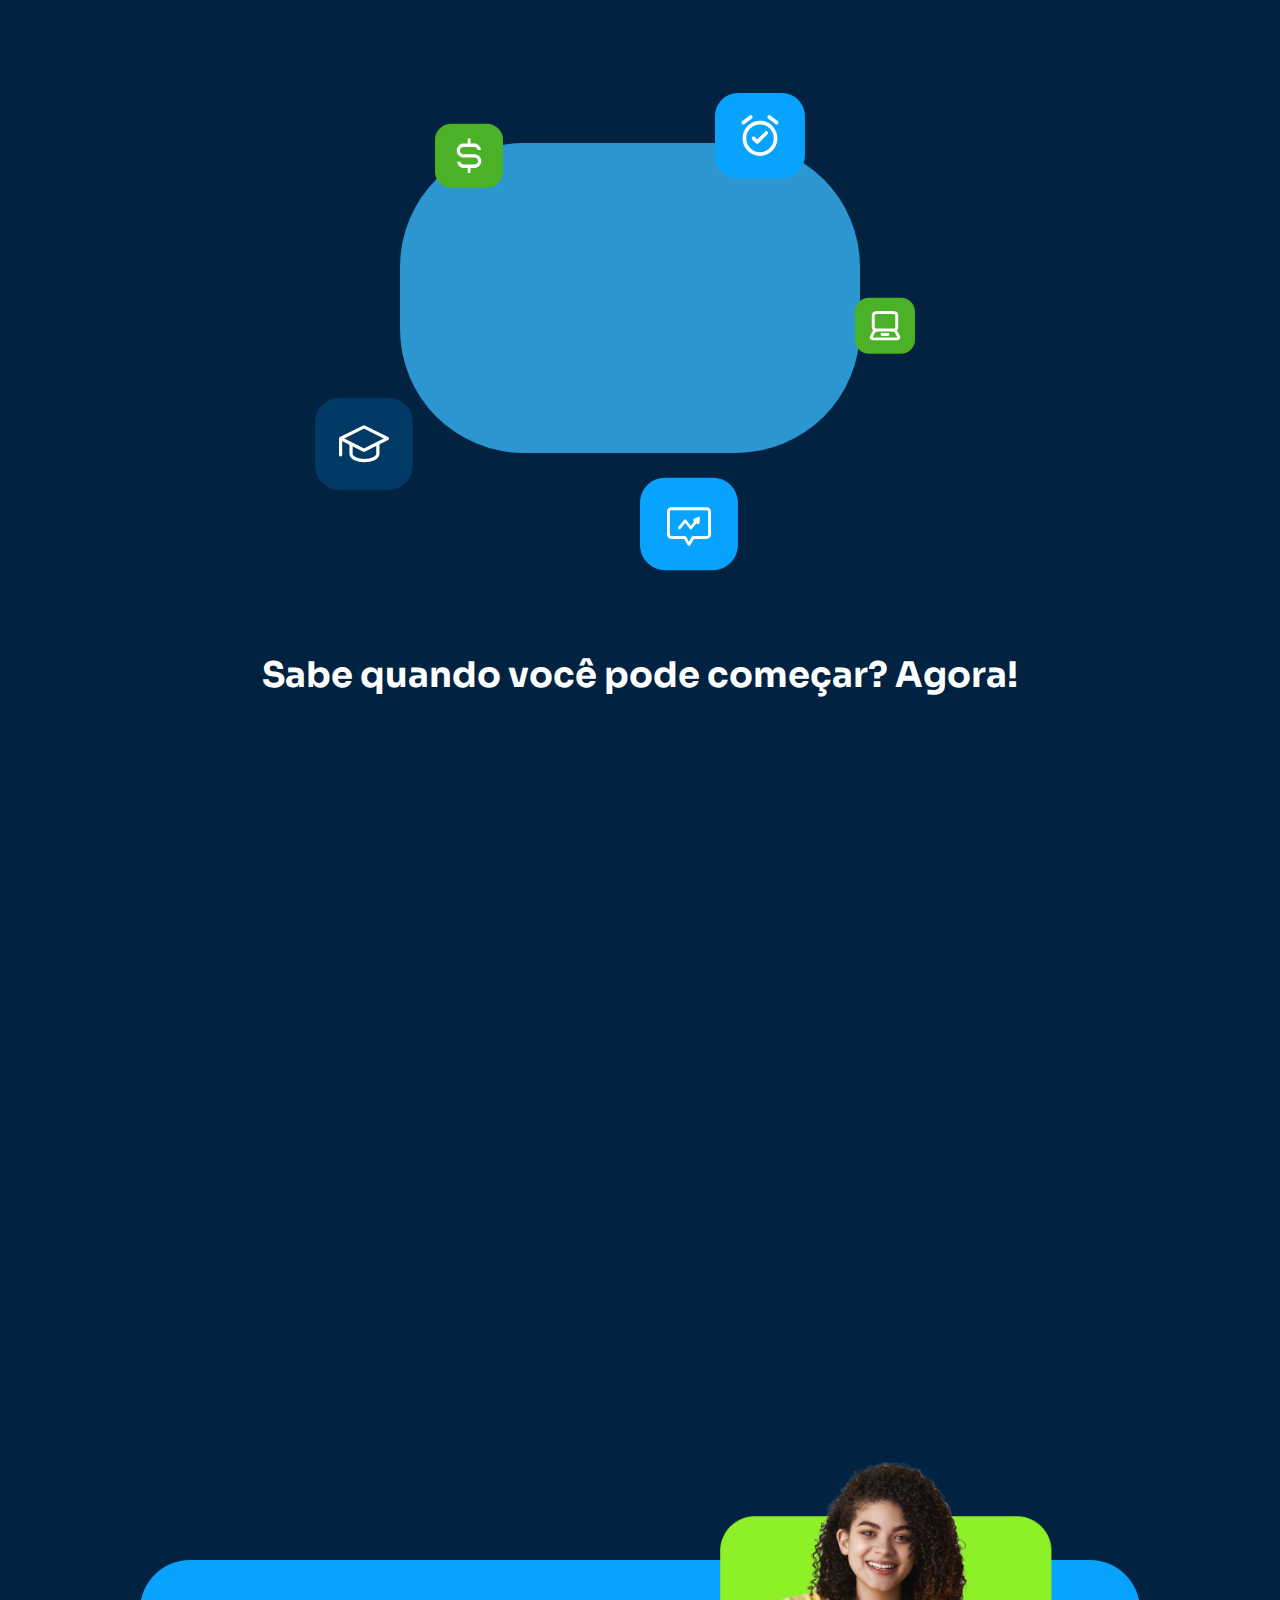
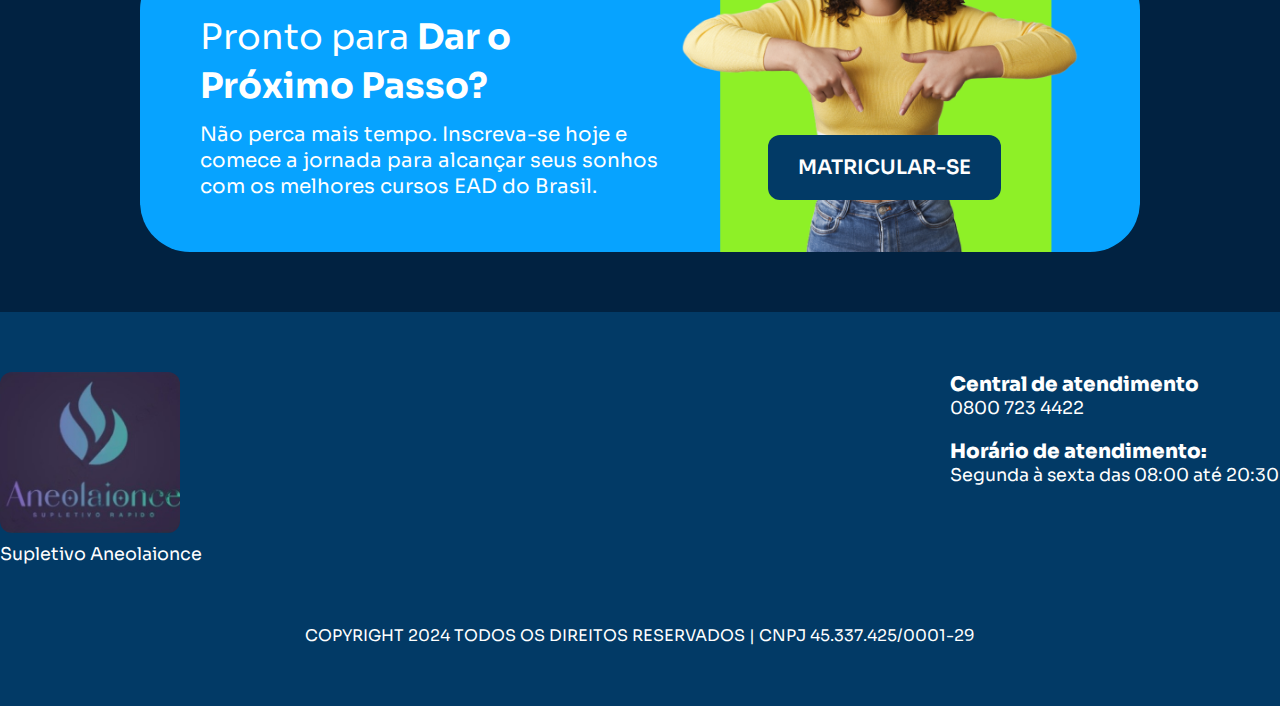
<file: index_sup.html>
<!DOCTYPE html>
<html lang="pt-br">

<head>
    <meta charset="UTF-8">
    <meta name="viewport" content="width=device-width, initial-scale=1.0">
    <title>São luis</title>
    <link rel="apple-touch-icon" sizes="76x76" href="favicon/apple-touch-icon.png">
    <link rel="icon" type="image/png" sizes="32x32" href="favicon/favicon-32x32.png">
    <link rel="icon" type="image/png" sizes="16x16" href="favicon/favicon-16x16.png">
    <link rel="manifest" href="favicon/site.webmanifest">
    <link rel="mask-icon" href="favicon/safari-pinned-tab.svg" color="#5bbad5">
    <meta name="msapplication-TileColor" content="#da532c">
    <meta name="theme-color" content="#ffffff">
    <link rel="stylesheet" href="css/style.css">
    <link rel="stylesheet" href="css/swiper-bundle.min.css">
</head>

<body>

    <header>

        <div class="area_menu_mobile">
            <div class="close_menu">
                <img src="img/close-x.svg" alt="">
            </div>
            <div class="menu_mobile">
                <nav>
                    <ul>
                        <a href="#home">
                            <li>Home</li>
                        </a>
                        <a href="#suporte">
                            <li>Suporte Acadêmico</li>
                        </a>
                        <a href="#metodologia">
                            <li>Metodologia de Ensino</li>
                        </a>
                        <a href="#exclusivo">
                            <li>Recursos Exclusivos</li>
                        </a>

                    </ul>
                </nav>
                <div class="area_btns_menu_mobile">
                    <!--<a href="#">
                            <div class="btn_destaque">
                                <h2>
                                    Em destaque
                                </h2>
                            </div>
                        </a>-->

                    <a href="https://wa.me/5511993694790?text=Seja bem-vindo nossa equipe já irá atende-lo" target="_blank">
                        <div class="btn_matricular_menu">
                            <h2>
                                Matricular-se
                            </h2>
                        </div>
                    </a>
                </div>


            </div>

        </div>

        <div class="container_menu">
            <div class="container_menu_int">
                <div class="area_menu">
                    <div class="area_logo">
                        <a href="index.html">
                            <img src="img_sup/logo.jpg" alt="" width="180" height="161" style="border-radius: 12px">
                        </a>
                    </div>

                    <div class="area_btns_menu">
                        <!--<a href="#">
                            <div class="btn_destaque">
                                <h2>
                                    Em destaque
                                </h2>
                            </div>
                        </a>-->

                        <a href="https://wa.me/5511993694790?text=Seja bem-vindo nossa equipe já irá atende-lo" target="_blank">
                            <div class="btn_matricular_menu">
                                <h2>
                                    Matricular-se
                                </h2>
                            </div>
                        </a>

                        <div class="area_open_menu">
                            <div class="line_menu"></div>
                            <div class="line_menu"></div>
                            <div class="line_menu"></div>
                        </div>

                    </div>


                </div>
            </div>
        </div>

    </header>

    <!--Supletivo rapido -->

    <section id="container_supletivo_home">
        <div class="container_supletivo_home">
            <div class="container_supletivo_home_int">
                <div class="area_supletivo_home">
                    <div class="area_text_supletivo_home">
                        <div class="title_supletivo_home">
                            <h2>
                                EM POUCOS PASSOS COMECE HOJE MESMO A ESTUDAR!
                            </h2>
                        </div>
                        <div class="sub_title_supletivo_home">
                            <p>
                                Obtenha mais oportunidades de EMPREGO com SALÁRIOS melhores, concluindo o ENSINO MÉDIO,
                                tudo 100% ONLINE sem cumprir cargas horárias!
                            </p>
                        </div>
                        <div class="info_sub_title_supletivo_home">
                            <p>
                                Restam apenas 25 vagas, garanta a sua agora mesmo e Ganhe um presente no grupo li
                            </p>
                        </div>
                        <div class="area_btns_supletivo_home">
                            <a href="https://wa.me/5511993694790?text=Seja bem-vindo nossa equipe já irá atende-lo" target="_blank">
                                <div class="btn_matricular_menu">
                                    <h2>
                                        Matricular-se agora
                                    </h2>
                                </div>
                            </a>
                            <a href="https://wa.me/5511993694790?text=Seja bem-vindo nossa equipe já irá atende-lo" target="_blank">
                                <div class="btn_destaque">
                                    <h2>
                                        Fale conosco
                                    </h2>
                                </div>
                            </a>
                        </div>
                    </div>
                </div>
            </div>
        </div>
    </section>

    <section id="container_ead_qualidade_supletivo">
        <div class="container_ead_qualidade_supletivo">
            <div class="container_ead_qualidade_supletivo_int">
                <div class="area_ead_qualidade_supletivo">
                    <div class="area_ead_qualidade_supletivo_int">
                        <div class="area_titles_ead_qualidade_supletivo">
                            <div class="info_ead_qualidade_supletivo">
                                <p>
                                    Supletivo rápido
                                </p>
                            </div>
                            <div class="title_ead_qualidade_supletivo">
                                <h2>
                                    Facilidade para você estudar no local e na hora que quiser
                                </h2>
                            </div>
                        </div>

                        <div class="sub_title_ead_qualidade_supletivo">
                            <p>
                                Através da Certificação por Competência você pode concluir todos os anos em que você
                                perdeu na escola, realizando apenas 1 PROVA. Reconhecido pelo MEC e amparado pela
                                *Lei-LDB.93.94/96
                            </p>
                        </div>

                    </div>
                </div>
            </div>
        </div>
    </section>



    <!--<div class="container_home">
        <div class="container_home_int">
            <div class="area_home">

                <div class="swiper swiper_1 mx-0 ml-0 p-0 relative overflow-hidden transition-opacity h-8"
                    x-ref="container">
                    <div class="swiper-wrapper flex flex-rows justify-start items-center text-sm !ease-linear">
                        <div class="swiper-slide">
                            <img class="estudante" src="img/banner_1_estudante.png" alt="">
                            <img src="img/banner_1.png" alt="">
                        </div>

                        <div class="swiper-slide">
                            <img src="img/banner_2.png" alt="">
                        </div>

                    </div>
                    <div class="swiper-pagination"></div>
                </div>

                <div class="area_mini_banners">
                    <a href="#">
                        <img src="img/mini_banner_1.png" alt="">
                    </a>
                    <a href="#">
                        <img src="img/mini_banner_2.png" alt="">
                    </a>
                </div>


            </div>
        </div>
    </div>-->

    <!--<div class="container_ead_qualidade">
        <div class="container_ead_qualidade_int">
            <div class="area_ead_qualidade">
                <div class="area_texts_ead_qualidade">
                    <div class="area_titles_ead_qualidade">
                        <div class="info_title_ead_qualidade">
                            <h3>
                                EAD DE QUALIDADE
                            </h3>
                        </div>

                        <div class="title_ead_qualidade">
                            <h2>
                                Em poucos passos comece hoje mesmo a estudar!
                            </h2>
                        </div>

                    </div>

                    <div class="sub_title_ead_qualidade">
                        <p>
                            Obtenha mais oportunidades de EMPREGO com <b>SALÁRIOS melhores</b>, concluindo o ENSINO
                            MÉDIO, tudo <b>100% ONLINE</b> sem cumprir cargas horárias!
                        </p>
                    </div>

                </div>

                <img class="mini_banner_ead_qualidade" src="img/mini_banner_ead_qualidade.png" alt="" loading="lazy">

            </div>
        </div>
    </div>-->

   <div class="container_cursos">
        <div class="container_cursos_int">
            <div class="area_cursos">
                <div class="area_text_cursos">
                    <div class="title_cursos" data-animation="down">
                        <h2>
                            Concluir essa
                            etapa tão importante
                            da sua vida. Comece hoje!
                        </h2>
                    </div>
                    <!--<div class="sub_title_cursos" data-animation="down">
                        <p>
                            Através da Certificação por Competência você pode concluir todos os anos em que você perdeu
                            na escola, realizando apenas <b>1 PROVA</b>. Reconhecido pelo MEC e amparado pela
                            *Lei-LDB.93.94/96
                        </p>
                    </div>
                    <a href="#" data-animation="down" data-delay-1>
                        <div class="btn_graduacao">
                            <h2>
                                Graduação
                            </h2>
                        </div>
                    </a>-->
                </div>

                <div class="swiper swiper_2 mx-0 ml-0 p-0 relative overflow-hidden transition-opacity h-8"
                    x-ref="container">
                    <div class="swiper-wrapper flex flex-rows justify-start items-center text-sm !ease-linear">

                        <div class="swiper-slide">
                            <div class="card_graduacao">
                                <div class="card_graduacao_int">

                                    <div class="area_text_graduacao">
                                        <div class="title_graduacao">
                                            <h2>
                                               ASB - Auxiliar de saúde bucal
                                            </h2>
                                        </div>
                                        <div class="sub_title_graduacao">
                                            <p>
                                              Inicio após formação de turma
                                            </p>
                                        </div>
                                    </div>
                                    <div class="area_img_curso">
                                        <img src="img/adm_publica.png" alt="">
                                        <a href="https://wa.me/5511993694790?text=Seja bem-vindo nossa equipe já irá atende-lo" target="_blank">
                                            <div class="btn_ead">
                                                <h2>
                                                   Confira nossos valores
                                                </h2>
                                            </div>
                                        </a>
                                    </div>


                                </div>
                            </div>
                        </div>

                        <div class="swiper-slide">
                            <div class="card_graduacao">
                                <div class="card_graduacao_int">

                                    <div class="area_text_graduacao">
                                        <div class="title_graduacao">
                                            <h2>
                                               TSB - Tecnico em saúde bucal
                                            </h2>
                                        </div>
                                        <div class="sub_title_graduacao">
                                            <p>
                                                Inicio após formação de turma
                                            </p>
                                        </div>

                                    </div>

                                    <div class="area_img_curso">
                                        <img src="img/matematica.png" alt="">
                                        <a href="https://wa.me/5511993694790?text=Seja bem-vindo nossa equipe já irá atende-lo" target="_blank">
                                            <div class="btn_ead">
                                                <h2>
                                                    Confira nossos valores
                                                </h2>
                                            </div>
                                        </a>
                                    </div>


                                </div>
                            </div>
                        </div>

                        <div class="swiper-slide">
                            <div class="card_graduacao">
                                <div class="card_graduacao_int">

                                    <div class="area_text_graduacao">
                                        <div class="title_graduacao">
                                            <h2>
                                               HCH - Home cuidados humanizados
                                            </h2>
                                        </div>
                                        <div class="sub_title_graduacao">
                                            <p>
                                                Inicio após formação de turma
                                            </p>
                                        </div>

                                    </div>

                                    <div class="area_img_curso">
                                        <img src="img/biologia.png" alt="">
                                        <a href="https://wa.me/5511993694790?text=Seja bem-vindo nossa equipe já irá atende-lo" target="_blank">
                                            <div class="btn_ead">
                                                <h2>
                                                    Confira nossos valores
                                                </h2>
                                            </div>
                                        </a>
                                    </div>


                                </div>
                            </div>
                        </div>



                    </div>
                    <img class="swiper-button-prev" src="img/arrow_prev.svg" alt="">
                    <img class="swiper-button-next" src="img/arrow_next.svg" alt="">
                </div>

                <!--<a href="#" data-animation="down" data-delay-1>
                    <div class="btn_matricular">
                        <h2>
                            Ver todos os cursos
                        </h2>
                    </div>
                </a>-->


            </div>
        </div>
    </div>


    <div class="container_pilares" id="suporte">
        <div class="container_pilares_int">
            <div class="area_pilares">
                <div class="title_pilare_principal">
                    <h2>
                        Por que escolher nossos<br> cursos presenciais?
                    </h2>
                </div>
                <div class="area_cards_pilares">

                    <div class="cards_pilares card_1">
                        <div class="cards_pilares_int">
                            <div class="separator_pilares"></div>
                            <div class="icon_pilares">
                                <img src="img/icon_cursos_1.svg" alt="" width="31" height="31">
                            </div>

                            <div class="title_pilares">
                                <h2>
                                    ASB Auxiliar de saúde bucal
                                </h2>
                            </div>
                            <div class="sub_title_pilares">
                                <p>
                                    Aprenda a auxiliar dentistas durante consultas e procedimentos, além de noções sobre como administrar consultórios
                                </p>
                            </div>
                        </div>
                    </div>

                    <div class="cards_pilares card_2">
                        <div class="cards_pilares_int">
                            <div class="separator_pilares"></div>
                            <div class="icon_pilares">
                                <img src="img/icon_cursos_2.svg" alt="" width="27" height="19">
                            </div>

                            <div class="title_pilares">
                                <h2>
                                    Tecnico em saúde bucal
                                </h2>
                            </div>
                            <div class="sub_title_pilares">
                                <p>
                                   Noções sobre equipamentos odontológicos e administração de consultório dentário 
                                </p>
                            </div>
                        </div>
                    </div>

                    <div class="cards_pilares card_3">
                        <div class="cards_pilares_int">
                            <div class="separator_pilares"></div>
                            <div class="icon_pilares">
                                <img src="img/icon_cursos_3.svg" alt="" width="33" height="27">
                            </div>

                            <div class="title_pilares">
                                <h2>
                                    HCH Home - cuidados humanizados
                                </h2>
                            </div>
                            <div class="sub_title_pilares">
                                <p>
                                    Tec de enfermagem<br>
                                    Enfermeiro<br>
                                    Acompanhante Hospitalar<br>
                                    Cuidadores<br>
                                    Fisioterapia<br>
                                    Telemedicina
                                </p>
                            </div>
                        </div>
                    </div>

                </div>

                <img class="bg_pilares" src="img_sup/bg_cursos.png" alt="" width="350" height="667">

            </div>
        </div>
    </div>

    <div class="container_mercado">
        <div class="container_mercado_int sup">
            <div class="area_mercado">
                <div class="area_text_mercado">
                    <!--<div class="info_title_mercado" data-animation="left">
                        <h3>
                            A CBREAD AJUDA VOCÊ A
                        </h3>
                    </div>-->
                    <div class="title_mercado" data-animation="left" data-delay-1>
                        <h2>
                            Conecte-se ao Futuro do Mercado de Trabalho
                        </h2>
                    </div>
                    <div class="sub_title_mercado" data-animation="left" data-delay-2>
                        <p>
                            Com parcerias estratégicas em diversos setores, oferecemos <b>oportunidades únicas de
                                estágio e
                                networking,</b> preparando você não apenas para entrar no mercado de trabalho, mas para
                            liderar
                        </p>
                    </div>
                </div>

                <div class="area_bg_mercado">
                    <img src="img_sup/bg_mercado.png" alt="" data-animation="right">
                    <svg class="bg_lines sup" width="962" height="418" viewBox="0 0 865 420" fill="none"
                        xmlns="http://www.w3.org/2000/svg">
                        <mask id="mask0_115_10" style="mask-type:alpha" maskUnits="userSpaceOnUse" x="0" y="0"
                            width="865" height="420">
                            <rect width="865" height="420" fill="#023A66" />
                        </mask>
                        <g mask="url(#mask0_115_10)">
                            <rect x="663" y="-71" width="89" height="575" transform="rotate(29.8313 663 -71)"
                                fill="#4BB127" />
                            <rect x="282.032" y="-71" width="89" height="575" transform="rotate(29.8313 282.032 -71)"
                                fill="#4BB127" />
                            <rect x="790" y="-49.7698" width="89" height="575" transform="rotate(29.8313 790 -49.7698)"
                                fill="white" />
                            <rect x="409" y="-49.7698" width="89" height="575" transform="rotate(29.8313 409 -49.7698)"
                                fill="white" />
                            <rect x="536" y="-47.7698" width="89" height="575" transform="rotate(29.8313 536 -47.7698)"
                                fill="#07A3FF" />
                        </g>
                    </svg>

                </div>



            </div>
        </div>
    </div>



    <div class="container_metodologia" id="metodologia">
        <div class="container_metodologia_int">
            <div class="area_metodologia">
                <div class="area_text_metodologia">
                    <div class="title_metodologia" data-animation="left" data-delay-1>
                        <h2>
                            Metodologia de Ensino que Faz a Diferença
                        </h2>
                    </div>
                    <div class="sub_title_metodologia" data-animation="left" data-delay-2>
                        <p>
                            Nossas metodologias ativas colocam você no centro do processo de aprendizagem.<br><br>

                            Prepare-se para enfrentar o mercado de trabalho com <b>habilidades práticas e conhecimento
                                aplicado</b>, graças à nossa abordagem inovadora que transforma a teoria em prática.
                        </p>
                    </div>

                    <a href="https://wa.me/5511993694790?text=Seja bem-vindo nossa equipe já irá atende-lo" data-animation="down" data-delay-1 target="_blank">
                        <div class="btn_matricular">
                            <h2>
                                Me matricular agora
                            </h2>
                        </div>
                    </a>

                </div>

                <div class="area_img_metodologia">
                    <div class="box_bg_metodologia"></div>
                    <img class="icon_notebook" src="img/icon_notebook.svg" alt="">
                    <img class="icon_clock" src="img/icon_clock.svg" alt="">
                    <img class="icon_money" src="img/icon_money.svg" alt="">
                    <img class="icon_study" src="img/icon_study.svg" alt="">
                    <img class="icon_growth" src="img/icon_growth.svg" alt="">
                    <img src="img_sup/notebook_metodologia.png" alt="" data-animation="right">
                </div>



            </div>
        </div>
    </div>

    <div class="container_exclusivo sup" id="exclusivo">
        <div class="container_exclusivo_int">

            <div class="title_exclusivo">
                <h2>
                    Sabe quando você pode começar? Agora!
                </h2>
            </div>

            <div class="area_exclusivo">
                <div class="box_exclusivo" data-animation="down" data-delay-1>
                    <div class="box_exclusivo_int">
                        <div class="area_img_box_exclusivo">
                            <img src="img/icon_exclusivo_1.svg" alt="">
                            <div class="line_1"></div>
                            <div class="line_2"></div>
                        </div>

                        <div class="title_box_exclusivo">
                            <h2>
                                Reconhecida pelo MEC
                            </h2>
                        </div>
                        <!--<div class="sub_title_exclusivo">
                            <p>
                                Explore livros digitais interativos e laboratórios virtuais que transformam o
                                aprendizado em uma experiência viva e engajante.
                            </p>
                        </div>-->
                    </div>

                </div>

                <div class="box_exclusivo" data-animation="down" data-delay-2>
                    <div class="box_exclusivo_int">
                        <div class="area_img_box_exclusivo">
                            <img src="img/icon_exclusivo_2.svg" alt="">
                            <div class="line_1"></div>
                            <div class="line_2"></div>
                        </div>

                        <div class="title_box_exclusivo">
                            <h2>
                                Diploma válido em todo território Nacional
                            </h2>
                        </div>
                        <!--<div class="sub_title_exclusivo">
                            <p>
                                Nossa tecnologia adaptativa ajusta o conteúdo às suas necessidades, permitindo um estudo
                                eficiente e no seu ritmo.
                            </p>
                        </div>-->
                    </div>

                </div>

                <div class="box_exclusivo" data-animation="down" data-delay-3>
                    <div class="box_exclusivo_int">
                        <div class="area_img_box_exclusivo">
                            <img src="img/icon_exclusivo_3.svg" alt="">
                            <div class="line_1"></div>
                            <div class="line_2"></div>
                        </div>

                        <div class="title_box_exclusivo">
                            <h2>
                                Faça as provas quando estiver preparado
                            </h2>
                        </div>
                        <!--<div class="sub_title_exclusivo">
                            <p>
                                Tutoria online, monitoramento de desempenho, e programas de desenvolvimento de
                                habilidades estão aqui para enriquecer sua jornada educacional.
                            </p>
                        </div>-->
                    </div>

                </div>

                <div class="box_exclusivo" data-animation="down" data-delay-4>
                    <div class="box_exclusivo_int">
                        <div class="area_img_box_exclusivo">
                            <img src="img/icon_exclusivo_4.svg" alt="">
                            <div class="line_1"></div>
                            <div class="line_2"></div>
                        </div>

                        <div class="title_box_exclusivo">
                            <h2>
                                Estude em seu próprio horário
                            </h2>
                        </div>
                        <!--<div class="sub_title_exclusivo">
                            <p>
                                Tutoria online, monitoramento de desempenho, e programas de desenvolvimento de
                                habilidades estão aqui para enriquecer sua jornada educacional.
                            </p>
                        </div>-->
                    </div>

                </div>

                <div class="box_exclusivo" data-animation="down" data-delay-5>
                    <div class="box_exclusivo_int">
                        <div class="area_img_box_exclusivo">
                            <img src="img/icon_exclusivo_5.svg" alt="">
                            <div class="line_1"></div>
                            <div class="line_2"></div>
                        </div>

                        <div class="title_box_exclusivo">
                            <h2>
                                Certificado válido pelo Conselho Estadual de Educação
                            </h2>
                        </div>
                        <!--<div class="sub_title_exclusivo">
                            <p>
                                Tutoria online, monitoramento de desempenho, e programas de desenvolvimento de
                                habilidades estão aqui para enriquecer sua jornada educacional.
                            </p>
                        </div>-->
                    </div>

                </div>



            </div>
        </div>
    </div>


    <div class="container_jornada">
        <div class="container_jornada_int">
            <div class="area_jornada">
                <div class="area_jornada_int">
                    <div class="area_text_jornanda">
                        <div class="title_jornada">
                            <h2>
                                Pronto para <b>Dar o Próximo Passo?</b>
                            </h2>
                        </div>
                        <div class="sub_title_jornada">
                            <p>
                                Não perca mais tempo. Inscreva-se hoje e comece a jornada para alcançar seus sonhos com
                                os melhores cursos EAD do Brasil.
                            </p>
                        </div>
                    </div>

                    <div class="area_bg_jornada">
                        <img class="bg_jornada" src="img/bg_jornada.png" alt="">

                        <a href="https://wa.me/5511993694790?text=Seja bem-vindo nossa equipe já irá atende-lo" target="_blank">
                            <div class="btn_matricular_jornada">
                                <h2>
                                    Matricular-se
                                </h2>
                            </div>
                        </a>
                    </div>


                </div>
            </div>
        </div>
    </div>


    <footer>
        <div class="container_footer">
            <div class="container_footer_int">
                <div class="area_footer">
                    <div class="footer_col_sm">
                        <img src="img_sup/logo.jpg" alt="" width="180" height="161" style="border-radius: 12px">
                        <div class="info_footer">
                            <p>
                               Supletivo Aneolaionce
                            </p>
                        </div>
                    </div>

                    <div class="footer_col_sm">
                        <div class="area_atendimento">
                            <div class="area_atendimento_int">
                                <div class="title_atendimento">
                                    <h2>
                                        Central de atendimento
                                    </h2>
                                </div>
                                <div class="sub_title_atendimento">
                                    <p>
                                        0800 723 4422
                                    </p>
                                </div>
                            </div>

                            <div class="area_atendimento_int">
                                <div class="title_atendimento">
                                    <h2>
                                        Horário de atendimento:
                                    </h2>
                                </div>
                                <div class="sub_title_atendimento">
                                    <p>
                                        Segunda à sexta das 08:00 até 20:30
                                    </p>
                                </div>
                            </div>

                        </div>
                    </div>

                   <!-- <div class="footer_col_sm">
                        <div class="area_social">
                            <a href="#">
                                <div class="area_social_int">
                                    <img src="img/instagram.svg" alt="">
                                    <div class="info_social">
                                        <p>
                                            @saoluiseadoficial
                                        </p>
                                    </div>
                                </div>
                            </a>
                            <a href="#">
                                <div class="area_social_int">
                                    <img src="img/facebook.svg" alt="">
                                    <div class="info_social">
                                        <p>
                                            /EADPlenoSaoLuis
                                        </p>
                                    </div>
                                </div>
                            </a>

                        </div>
                    </div>-->


                </div>

                <div class="copy_footer">
                    <p>
                        COPYRIGHT 2024 TODOS OS DIREITOS RESERVADOS | CNPJ 45.337.425/0001-29
                    </p>
                </div>

            </div>
        </div>
    </footer>




    <script src="https://cdn.jsdelivr.net/npm/swiper@11/swiper-bundle.min.js"></script>
    <script defer src="js/script.js"></script>

    <script>
        const swiper_1 = new Swiper('.swiper_1', {
            // Optional parameters
            direction: 'horizontal',

            // If we need pagination
            pagination: {
                el: '.swiper-pagination',
                clickable: true,
            },

            freeMode: {
                enabled: true,
                sticky: true,
            },
            autoplay: {
                delay: 8000,
                disableOnInteraction: false,
                pauseOnMouseEnter: true,
            },

            centeredSlides: false,
            loop: true,
            slidesPerView: 1,
            spaceBetween: 30,

            breakpoints: {
                // when window width is >= 320px
                320: {
                    slidesPerView: 1,

                },
                // when window width is >= 480px
                480: {
                    slidesPerView: 1,

                },
                // when window width is >= 640px
                640: {
                    slidesPerView: 1,

                },
                // when window width is >= 1024px
                1024: {
                    slidesPerView: 1,

                }
            },


        });

        const swiper_2 = new Swiper('.swiper_2', {
            // Optional parameters
            direction: 'horizontal',

            // If we need pagination
            pagination: {
                clickable: true,
            },

            /*freeMode: {
                enabled: true,
                sticky: true,
            },*/
            autoplay: {
                delay: 10000,
                disableOnInteraction: false,
                pauseOnMouseEnter: true,
            },

            centeredSlides: false,
            loop: true,
            slidesPerView: 8,
            spaceBetween: 30,

            breakpoints: {
                // when window width is >= 320px
                320: {
                    slidesPerView: 1,

                },
                // when window width is >= 480px
                480: {
                    slidesPerView: 2,

                },
                // when window width is >= 640px
                640: {
                    slidesPerView: 5,

                },
                // when window width is >= 1024px
                1024: {
                    slidesPerView: 5,

                },

                1440: {
                    slidesPerView: 5,

                },

                2000: {
                    slidesPerView: 7,

                },
                2500: {
                    slidesPerView: 7,

                }
            },


            // Navigation arrows
            navigation: {
                nextEl: '.swiper-button-next',
                prevEl: '.swiper-button-prev',
            },

        });

    </script>
</body>

</html>
</file>
<file: css/style.css>
@import"https://fonts.googleapis.com/css2?family=Sora:wght@100..800&display=swap";*{box-sizing:border-box;font-family:"Sora";scroll-behavior:smooth}body{margin:0px;padding:0px;background:radial-gradient(69.82% 69.82% at 50% 50%, #095F8E 0%, #00315C 100%)}:root{--bg-color-fundo: #012241;--font-title-all: 2.5em;--font-sub-title: 1.25em;--font-info-small: 1.1em;--font-title-sup: 3em;--font-sub-title-sup: 1.6em}h1,h2,h3,p{margin:0px}a{text-decoration:none;max-width:max-content}[data-animation]{opacity:0;transition:all 200ms ease-in}[data-delay-1]{transition-delay:200ms}[data-delay-2]{transition-delay:300ms}[data-delay-3]{transition-delay:400ms}[data-delay-4]{transition-delay:500ms}[data-delay-5]{transition-delay:600ms}[data-animation=down]{transform:translate3d(0, 20px, 0)}[data-animation=left]{transform:translate3d(-20px, 0, 0)}[data-animation=right]{transform:translate3d(20px, 0, 0)}[data-animation].animate{opacity:1;transform:translate3d(0px, 0px, 0px)}@-webkit-keyframes pulse-branco{0%{transform:scale(1);box-shadow:0 0 0 0 #dcf1ff,0 0 0 0 #dcf1ff}70%{transform:scale(1.01);box-shadow:0 0 0 10px rgba(0,0,0,0),0 0 0 20px rgba(0,0,0,0)}100%{transform:scale(1);box-shadow:0 0 0 0 rgba(0,0,0,0),0 0 0 0 rgba(0,0,0,0)}}@-moz-keyframes pulse-branco{0%{transform:scale(1);box-shadow:0 0 0 0 #dcf1ff,0 0 0 0 #dcf1ff}70%{transform:scale(1.01);box-shadow:0 0 0 10px rgba(0,0,0,0),0 0 0 20px rgba(0,0,0,0)}100%{transform:scale(1);box-shadow:0 0 0 0 rgba(0,0,0,0),0 0 0 0 rgba(0,0,0,0)}}@-o-keyframes pulse-branco{0%{transform:scale(1);box-shadow:0 0 0 0 #dcf1ff,0 0 0 0 #dcf1ff}70%{transform:scale(1.01);box-shadow:0 0 0 10px rgba(0,0,0,0),0 0 0 20px rgba(0,0,0,0)}100%{transform:scale(1);box-shadow:0 0 0 0 rgba(0,0,0,0),0 0 0 0 rgba(0,0,0,0)}}@keyframes pulse-branco{0%{transform:scale(1);box-shadow:0 0 0 0 #dcf1ff,0 0 0 0 #dcf1ff}70%{transform:scale(1.01);box-shadow:0 0 0 10px rgba(0,0,0,0),0 0 0 20px rgba(0,0,0,0)}100%{transform:scale(1);box-shadow:0 0 0 0 rgba(0,0,0,0),0 0 0 0 rgba(0,0,0,0)}}@keyframes move{0%{right:-100%}100%{right:0px}}header{width:100%;border:1px solid #00538d;padding:20px 0px}header .area_menu_mobile{display:none;position:fixed;width:90%;height:100vh;z-index:99;background:radial-gradient(69.82% 69.82% at 50% 50%, rgba(9, 95, 142, 0.8039215686) 0%, rgba(0, 49, 92, 0.7882352941) 100%);top:0px;right:0px;transition:all ease 400ms}header .area_menu_mobile .close_menu{position:absolute;top:40px;right:40px;max-width:max-content;height:auto;cursor:pointer}header .area_menu_mobile .menu_mobile{display:flex;justify-content:center;flex-direction:column;gap:40px;width:100%;height:100%}header .area_menu_mobile .menu_mobile .area_btns_menu_mobile{display:flex;align-items:center;justify-content:center;gap:40px;flex-wrap:wrap}header .area_menu_mobile .menu_mobile .area_btns_menu_mobile .btn_destaque{display:flex;justify-content:center;align-items:center;max-width:200px;padding:15px 30px;border:2px solid #64a3ce;border-radius:75px}header .area_menu_mobile .menu_mobile .area_btns_menu_mobile .btn_destaque h2{font-weight:600;font-size:var(--font-info-small);color:#fff}header .area_menu_mobile .menu_mobile .area_btns_menu_mobile .btn_matricular_menu{display:flex;justify-content:center;align-items:center;max-width:200px;padding:15px 30px;background:#8ef027;border-radius:12px}header .area_menu_mobile .menu_mobile .area_btns_menu_mobile .btn_matricular_menu h2{font-weight:600;font-size:var(--font-info-small);color:#033f6c}header .area_menu_mobile .menu_mobile nav ul{padding:0px;margin:0px;display:flex;justify-content:center;align-items:center;flex-direction:column;gap:40px;height:100%}header .area_menu_mobile .menu_mobile nav ul a li{list-style:none;font-weight:bold;font-size:30px;color:#fff;text-transform:uppercase;transition:all ease 200ms}header .area_menu_mobile .menu_mobile nav ul a li:hover{color:#8ef027}header .container_menu{display:flex;justify-content:center;width:100%}header .container_menu .container_menu_int{display:flex;justify-content:center;align-items:center;width:100%;max-width:1210px}header .container_menu .container_menu_int .area_menu{display:flex;align-items:center;justify-content:space-between;width:100%}header .container_menu .container_menu_int .area_menu .area_logo img{max-width:max-content;height:auto}header .container_menu .container_menu_int .area_menu .area_btns_menu{display:flex;align-items:center;justify-content:space-between;width:100%;max-width:460px}header .container_menu .container_menu_int .area_menu .area_btns_menu .btn_destaque{display:flex;justify-content:center;align-items:center;max-width:200px;padding:15px 30px;border:2px solid #64a3ce;border-radius:75px}header .container_menu .container_menu_int .area_menu .area_btns_menu .btn_destaque h2{font-weight:600;font-size:var(--font-info-small);color:#fff}header .container_menu .container_menu_int .area_menu .area_btns_menu .btn_matricular_menu{display:flex;justify-content:center;align-items:center;max-width:200px;padding:15px 30px;background:#8ef027;border-radius:12px}header .container_menu .container_menu_int .area_menu .area_btns_menu .btn_matricular_menu h2{font-weight:600;font-size:var(--font-info-small);color:#033f6c}header .container_menu .container_menu_int .area_menu .area_btns_menu .area_open_menu{display:flex;flex-direction:column;gap:5px;max-width:30px;width:100%;cursor:pointer}header .container_menu .container_menu_int .area_menu .area_btns_menu .area_open_menu .line_menu{width:30px;height:3px;background:#fffffb}.container_home{display:flex;justify-content:center;width:100%;padding:60px 0px 60px 0px}.container_home .container_home_int{display:flex;justify-content:center;align-items:center;width:100%;max-width:1280px}.container_home .container_home_int .area_home{display:flex;justify-content:center;align-items:center;gap:20px;width:100%}.container_home .container_home_int .area_home .area_mini_banners{display:flex;flex-direction:column;gap:20px;width:100%;max-width:385px}.container_home .container_home_int .area_home .area_mini_banners img{width:100%;max-width:max-content;height:auto}.container_home .container_home_int .area_home .swiper_1{justify-content:flex-start;width:100%;height:100%;max-width:800px;overflow-y:visible !important;margin:0px 20px !important}.container_home .container_home_int .area_home .swiper_1 .swiper-pagination-bullet{width:12px;height:12px;background:#fff;border-radius:20px;transition:all ease 200ms}.container_home .container_home_int .area_home .swiper_1 .swiper-pagination-bullet-active{width:50px !important;height:12px;background:#fff;border-radius:20px}.container_home .container_home_int .area_home .swiper_1 .swiper-horizontal>.swiper-pagination-bullets,.container_home .container_home_int .area_home .swiper_1 .swiper-pagination-bullets.swiper-pagination-horizontal{bottom:-30px;top:auto;left:0;width:100%}.container_home .container_home_int .area_home .swiper_1 .swiper-slide{display:flex !important;justify-content:center;position:relative;overflow-x:clip}.container_home .container_home_int .area_home .swiper_1 .swiper-slide .estudante{position:absolute;left:10px;top:-47px;max-width:360px;height:auto}.container_home .container_home_int .area_home .swiper_1 .swiper-slide img{max-width:780px;width:100%;height:auto}.container_ead_qualidade{display:flex;justify-content:center;padding:60px 0px 60px 0px;width:100%;background-color:var(--bg-color-fundo)}.container_ead_qualidade .container_ead_qualidade_int{display:flex;justify-content:center;align-items:center;width:100%;max-width:1280px}.container_ead_qualidade .container_ead_qualidade_int .area_ead_qualidade{display:flex;justify-content:center;align-items:center;gap:60px;width:100%}.container_ead_qualidade .container_ead_qualidade_int .area_ead_qualidade .area_texts_ead_qualidade{display:flex;flex-direction:column;gap:25px;width:100%;max-width:620px}.container_ead_qualidade .container_ead_qualidade_int .area_ead_qualidade .area_texts_ead_qualidade .area_titles_ead_qualidade{display:flex;flex-direction:column;gap:10px;width:100%}.container_ead_qualidade .container_ead_qualidade_int .area_ead_qualidade .area_texts_ead_qualidade .area_titles_ead_qualidade .info_title_ead_qualidade h3{font-weight:800;font-size:var(--font-info-small);line-height:1.2em;letter-spacing:.4em;color:#8ef027}.container_ead_qualidade .container_ead_qualidade_int .area_ead_qualidade .area_texts_ead_qualidade .area_titles_ead_qualidade .title_ead_qualidade h2{font-weight:700;font-size:var(--font-title-all);line-height:1.4em;color:#fff}.container_ead_qualidade .container_ead_qualidade_int .area_ead_qualidade .area_texts_ead_qualidade .sub_title_ead_qualidade p{font-weight:400;font-size:var(--font-sub-title);line-height:1.2em;color:#fff}.container_ead_qualidade .container_ead_qualidade_int .area_ead_qualidade .mini_banner_ead_qualidade{max-width:max-content;height:auto;width:100%}.btn_matricular{display:flex;justify-content:center;align-items:center;max-width:350px;background:#07a3ff;border-radius:12px;padding:20px 30px;-webkit-animation:pulse-branco 2s infinite;-moz-animation:pulse-branco 2s infinite;-o-animation:pulse-branco 2s infinite;animation:pulse-branco 2s infinite}.btn_matricular h2{font-weight:600;font-size:var(--font-sub-title);text-transform:uppercase;color:#fff}.container_cursos{display:flex;justify-content:center;width:100%;padding:60px 0px 60px 0px;background-color:#023a66}.container_cursos .container_cursos_int{display:flex;justify-content:center;align-items:center;width:100%}.container_cursos .container_cursos_int .area_cursos{display:flex;align-items:center;justify-content:center;flex-direction:column;gap:40px;width:100%}.container_cursos .container_cursos_int .area_cursos .area_text_cursos{display:flex;flex-direction:column;align-items:center;gap:20px;max-width:1300px;width:100%}.container_cursos .container_cursos_int .area_cursos .area_text_cursos .title_cursos h2{font-weight:700;font-size:var(--font-title-all);line-height:1.4em;text-align:center;color:#fff}.container_cursos .container_cursos_int .area_cursos .area_text_cursos .sub_title_cursos p{font-weight:400;font-size:var(--font-sub-title);line-height:130%;text-align:center;color:#fff}.container_cursos .container_cursos_int .area_cursos .area_text_cursos .btn_graduacao{display:flex;justify-content:center;align-items:center;max-width:350px;background:#07a3ff;border-radius:75px;padding:20px 30px;-webkit-animation:pulse-branco 2s infinite;-moz-animation:pulse-branco 2s infinite;-o-animation:pulse-branco 2s infinite;animation:pulse-branco 2s infinite}.container_cursos .container_cursos_int .area_cursos .area_text_cursos .btn_graduacao h2{font-weight:600;font-size:var(--font-sub-title);text-transform:uppercase;color:#fff}.container_cursos .container_cursos_int .area_cursos .card_graduacao{max-width:240px;width:100%;height:480px;background:#012241;border-radius:32px}.container_cursos .container_cursos_int .area_cursos .card_graduacao .card_graduacao_int{display:flex;flex-direction:column;height:100%}.container_cursos .container_cursos_int .area_cursos .card_graduacao .card_graduacao_int .area_img_curso{display:flex;flex-direction:column;align-items:center;height:100%;justify-content:flex-end}.container_cursos .container_cursos_int .area_cursos .card_graduacao .card_graduacao_int .area_text_graduacao{display:flex;flex-direction:column;gap:20px;padding:30px 30px 0px 30px}.container_cursos .container_cursos_int .area_cursos .card_graduacao .card_graduacao_int .title_graduacao h2{font-weight:800;font-size:var(--font-sub-title);line-height:120%;color:#fff}.container_cursos .container_cursos_int .area_cursos .card_graduacao .card_graduacao_int .sub_title_graduacao p{font-weight:400;font-size:var(--font-info-small);line-height:125%;color:#fff}.container_cursos .container_cursos_int .area_cursos .card_graduacao .card_graduacao_int a{width:100%;max-width:100%}.container_cursos .container_cursos_int .area_cursos .card_graduacao .card_graduacao_int .btn_ead{display:flex;justify-content:center;align-items:center;max-width:100%;width:100%;height:78px;background:#4cb227;border-top:6px solid #023a66;border-radius:32px}.container_cursos .container_cursos_int .area_cursos .card_graduacao .card_graduacao_int .btn_ead h2{font-weight:800;font-size:var(--font-info-small);color:#fff}.container_cursos .container_cursos_int .area_cursos .swiper-button-next,.container_cursos .container_cursos_int .area_cursos .swiper-button-prev{width:100%;max-width:max-content}.container_cursos .container_cursos_int .area_cursos .swiper_2{justify-content:center;width:100%;height:100%}.container_cursos .container_cursos_int .area_cursos .swiper_2 .swiper-slide{display:flex !important;justify-content:center;position:relative}@keyframes cards{from{transform:translate3d(0, 10vw, 0);opacity:0}to{transform:translate3d(0, 0, 0);opacity:1}}@-webkit-keyframes cards{from{transform:translate3d(0, 10vw, 0);opacity:0}to{transform:translate3d(0, 0, 0);opacity:1}}@-moz-keyframes cards{from{transform:translate3d(0, 10vw, 0);opacity:0}to{transform:translate3d(0, 0, 0);opacity:1}}@-o-keyframes cards{from{transform:translate3d(0, 10vw, 0);opacity:0}to{transform:translate3d(0, 0, 0);opacity:1}}.container_pilares .container_pilares_int .area_pilares .area_cards_pilares .html_icon_card,.container_pilares .container_pilares_int .area_pilares .area_cards_pilares .js_icon_card{position:absolute;max-width:80px;width:100%;height:auto;z-index:2;-webkit-animation:cards 1ms ease-in;-moz-animation:cards 1ms ease-in;-o-animation:cards 1ms ease-in;animation:cards 1ms ease-in;animation-timeline:view();transform:scale3d(1, 1, 1);transition:all ease 100ms}.container_pilares{display:flex;justify-content:center;width:100%;padding:60px 0px 180px 0px;background-color:#012241}.container_pilares .container_pilares_int{display:flex;align-items:center;justify-content:center;width:100%;max-width:1280px}.container_pilares .container_pilares_int .area_pilares{display:flex;justify-content:center;align-items:center;flex-direction:column;gap:60px;width:100%}.container_pilares .container_pilares_int .area_pilares .title_pilare_principal h2{font-weight:700;font-size:var(--font-title-all);line-height:1.4em;text-align:center;color:#fff}.container_pilares .container_pilares_int .area_pilares .bg_pilares{max-width:max-content;width:100%;height:auto;position:relative;z-index:0}.container_pilares .container_pilares_int .area_pilares .area_cards_pilares{position:absolute;width:100%;max-width:800px;display:flex;flex-direction:column;gap:40px;align-items:center;height:678px}.container_pilares .container_pilares_int .area_pilares .area_cards_pilares .js_icon_card{right:-50px;top:20%;animation-range:cover 0% cover 50%}.container_pilares .container_pilares_int .area_pilares .area_cards_pilares .js_icon_card:hover{transform:scale3d(1.1, 1.1, 1.1)}.container_pilares .container_pilares_int .area_pilares .area_cards_pilares .html_icon_card{left:-100px;bottom:0px;animation-range:cover 0% cover 30%}.container_pilares .container_pilares_int .area_pilares .area_cards_pilares .html_icon_card:hover{transform:scale3d(1.1, 1.1, 1.1)}.container_pilares .container_pilares_int .area_pilares .area_cards_pilares .cards_pilares{background:#07a3ff;border-radius:30px;padding:20px 25px 20px 30px;max-width:330px;height:350px;-webkit-animation:cards 1ms ease-in;-moz-animation:cards 1ms ease-in;-o-animation:cards 1ms ease-in;animation:cards 1ms ease-in;animation-timeline:view();animation-range:cover 0% cover 45%}.container_pilares .container_pilares_int .area_pilares .area_cards_pilares .cards_pilares .cards_pilares_int{display:flex;flex-direction:column;gap:20px;position:relative}.container_pilares .container_pilares_int .area_pilares .area_cards_pilares .cards_pilares .cards_pilares_int .separator_pilares{position:absolute;right:0px;top:0px;width:40px;height:2px;background-color:#fff}.container_pilares .container_pilares_int .area_pilares .area_cards_pilares .cards_pilares .cards_pilares_int .icon_pilares{display:flex;justify-content:center;align-items:center;background:#25beff;border-radius:14px;width:60px;height:60px;transform:scale3d(1, 1, 1);transition:all ease 100ms}.container_pilares .container_pilares_int .area_pilares .area_cards_pilares .cards_pilares .cards_pilares_int .icon_pilares:hover{transform:scale3d(1.1, 1.1, 1.1)}.container_pilares .container_pilares_int .area_pilares .area_cards_pilares .cards_pilares .cards_pilares_int .title_pilares h2{font-weight:800;font-size:var(--font-sub-title);line-height:120%;color:#0a0411}.container_pilares .container_pilares_int .area_pilares .area_cards_pilares .cards_pilares .cards_pilares_int .sub_title_pilares p{font-weight:400;font-size:var(--font-info-small);line-height:120%;color:#0a0411}.container_pilares .container_pilares_int .area_pilares .area_cards_pilares .card_1{position:absolute;left:-60px;top:80px;z-index:0}.container_pilares .container_pilares_int .area_pilares .area_cards_pilares .card_2{position:absolute;right:-50px;top:160px;z-index:1}.container_pilares .container_pilares_int .area_pilares .area_cards_pilares .card_3{position:absolute;left:100px;bottom:-200px;z-index:1}.container_mercado{display:flex;justify-content:center;width:100%;background-color:#023a66;position:relative;z-index:1;padding:40px 0px}.container_mercado .container_mercado_int.sup{display:flex;justify-content:center;align-items:center;width:100%;max-width:1400px}.container_mercado .container_mercado_int.sup .area_mercado .area_text_mercado{max-width:470px}.container_mercado .container_mercado_int{display:flex;justify-content:center;align-items:center;width:100%;max-width:1400px}.container_mercado .container_mercado_int .area_mercado{display:flex;justify-content:center;align-items:center;width:100%;gap:40px}.container_mercado .container_mercado_int .area_mercado .area_text_mercado{display:flex;flex-direction:column;gap:20px;max-width:430px;width:100%}.container_mercado .container_mercado_int .area_mercado .area_text_mercado .info_title_mercado h3{font-weight:800;font-size:var(--font-info-small);line-height:1.2em;letter-spacing:.4em;color:#8ef027}.container_mercado .container_mercado_int .area_mercado .area_text_mercado .title_mercado h2{font-weight:700;font-size:var(--font-title-all);line-height:1.4em;color:#fff}.container_mercado .container_mercado_int .area_mercado .area_text_mercado .sub_title_mercado p{font-weight:400;font-size:var(--font-sub-title);line-height:150%;color:#fff}.container_mercado .container_mercado_int .area_mercado .area_bg_mercado{position:relative;display:flex}.container_mercado .container_mercado_int .area_mercado .area_bg_mercado img{max-width:max-content;height:auto;z-index:1;margin:-105px 0px -40px 0px}.container_mercado .container_mercado_int .area_mercado .area_bg_mercado .bg_lines{position:absolute;z-index:-1;left:0px;bottom:-60px;width:auto;height:auto}.container_mercado .container_mercado_int .area_mercado .area_bg_mercado .bg_lines.sup{position:absolute;z-index:-1;left:-230px;bottom:-60px;width:auto;height:auto}.container_metodologia{display:flex;justify-content:center;width:100%;background-color:#012241;padding:120px 0px 60px 0px;position:relative;z-index:1}.container_metodologia .container_metodologia_int{display:flex;justify-content:center;align-items:center;width:100%;max-width:1280px}.container_metodologia .container_metodologia_int .area_metodologia{display:flex;align-items:center;justify-content:space-between;gap:40px;width:100%}.container_metodologia .container_metodologia_int .area_metodologia .area_text_metodologia{display:flex;flex-direction:column;gap:30px;max-width:540px;width:100%}.container_metodologia .container_metodologia_int .area_metodologia .area_text_metodologia .title_metodologia h2{font-weight:700;font-size:var(--font-title-all);line-height:1.4em;color:#f2f9ff}.container_metodologia .container_metodologia_int .area_metodologia .area_text_metodologia .sub_title_metodologia p{font-weight:400;font-size:var(--font-sub-title);line-height:150%;color:#f2f9ff}.container_metodologia .container_metodologia_int .area_metodologia .area_text_metodologia .sub_title_metodologia p b{color:#64e537}.container_metodologia .container_metodologia_int .area_metodologia .area_text_metodologia .btn_matricular{display:flex;justify-content:center;align-items:center;max-width:350px;background:#07a3ff;border-radius:12px;padding:20px 30px;-webkit-animation:pulse-branco 2s infinite;-moz-animation:pulse-branco 2s infinite;-o-animation:pulse-branco 2s infinite;animation:pulse-branco 2s infinite}.container_metodologia .container_metodologia_int .area_metodologia .area_text_metodologia .btn_matricular h2{font-weight:600;font-size:var(--font-sub-title);text-transform:uppercase;color:#fff}.container_metodologia .container_metodologia_int .area_metodologia .area_img_metodologia{display:flex;position:relative}.container_metodologia .container_metodologia_int .area_metodologia .area_img_metodologia .box_bg_metodologia{position:absolute;width:100%;max-width:460px;height:310px;background:#2c96d1;border-radius:124px;left:45px;top:-40px;z-index:-1}.container_metodologia .container_metodologia_int .area_metodologia .area_img_metodologia .icon_notebook{position:absolute;right:-20px;top:calc(50% - 60px);max-width:max-content;height:auto}.container_metodologia .container_metodologia_int .area_metodologia .area_img_metodologia .icon_clock{position:absolute;right:120px;top:-90px;max-width:90px;height:auto}.container_metodologia .container_metodologia_int .area_metodologia .area_img_metodologia .icon_money{position:absolute;left:80px;top:-60px;max-width:max-content;height:auto}.container_metodologia .container_metodologia_int .area_metodologia .area_img_metodologia .icon_study{position:absolute;left:-40px;bottom:40px;max-width:max-content;height:auto;z-index:1}.container_metodologia .container_metodologia_int .area_metodologia .area_img_metodologia .icon_growth{position:absolute;left:50%;bottom:-40px;max-width:max-content;height:auto}.container_metodologia .container_metodologia_int .area_metodologia .area_img_metodologia img{max-width:max-content;height:auto;width:100%}.container_exclusivo{display:flex;justify-content:center;width:100%;background-color:#012241;padding:60px 0px 60px 0px}.container_exclusivo .container_exclusivo_int{display:flex;justify-content:center;align-items:center;flex-direction:column;gap:40px;width:100%;max-width:1280px}.container_exclusivo .container_exclusivo_int .title_exclusivo h2{font-weight:700;font-size:var(--font-title-all);line-height:1.4em;text-align:center;color:#fff}.container_exclusivo .container_exclusivo_int .area_exclusivo{display:flex;align-items:flex-start;justify-content:center;gap:20px;width:100%;flex-wrap:wrap}.container_exclusivo .container_exclusivo_int .area_exclusivo .box_exclusivo{background:#fff;border:2px solid #023a66;border-radius:32px;max-width:380px;width:100%;height:450px}.container_exclusivo .container_exclusivo_int .area_exclusivo .box_exclusivo .box_exclusivo_int{display:flex;flex-direction:column;gap:20px;padding:20px 40px 20px 40px}.container_exclusivo .container_exclusivo_int .area_exclusivo .box_exclusivo .box_exclusivo_int .area_img_box_exclusivo:hover .line_1{opacity:1;left:40px;top:23px;transform:rotate(45deg)}.container_exclusivo .container_exclusivo_int .area_exclusivo .box_exclusivo .box_exclusivo_int .area_img_box_exclusivo:hover .line_2{opacity:1;top:50px;left:90px;transform:rotate(45deg)}.container_exclusivo .container_exclusivo_int .area_exclusivo .box_exclusivo .box_exclusivo_int .area_img_box_exclusivo:hover img{transform:scale3d(1.1, 1.1, 1.1)}.container_exclusivo .container_exclusivo_int .area_exclusivo .box_exclusivo .box_exclusivo_int .area_img_box_exclusivo{position:relative;display:flex;max-width:max-content}.container_exclusivo .container_exclusivo_int .area_exclusivo .box_exclusivo .box_exclusivo_int .area_img_box_exclusivo img{max-width:max-content;height:auto;margin-left:-20px;z-index:1;position:relative;transition:all ease 200ms}.container_exclusivo .container_exclusivo_int .area_exclusivo .box_exclusivo .box_exclusivo_int .area_img_box_exclusivo .line_1{opacity:0;position:absolute;width:109.51px;height:109.51px;left:0px;top:0px;border:2px solid #07a3ff;border-radius:23px;transform:rotate(0deg);transition:all ease 200ms;z-index:0}.container_exclusivo .container_exclusivo_int .area_exclusivo .box_exclusivo .box_exclusivo_int .area_img_box_exclusivo .line_2{opacity:0;position:absolute;width:57.81px;height:57.81px;top:0px;left:0px;border:2px solid #26b334;border-radius:10.3955px;transform:rotate(0deg);transition:all ease 200ms}.container_exclusivo .container_exclusivo_int .area_exclusivo .box_exclusivo .box_exclusivo_int .title_box_exclusivo h2{font-weight:700;font-size:var(--font-sub-title);line-height:120%;color:#0a0411}.container_exclusivo .container_exclusivo_int .area_exclusivo .box_exclusivo .box_exclusivo_int .sub_title_exclusivo p{font-weight:400;font-size:var(--font-info-small);line-height:150%;color:#0a0411}.container_exclusivo.sup .container_exclusivo_int .area_exclusivo .box_exclusivo{height:340px}.container_exclusivo.sup .container_exclusivo_int .area_exclusivo .box_exclusivo .box_exclusivo_int .title_box_exclusivo h2{font-size:1.6em}.container_jornada{display:flex;justify-content:center;width:100%;padding:60px 0px 60px 0px;background-color:#012241}.container_jornada .container_jornada_int{display:flex;justify-content:center;align-items:center;width:100%;max-width:1280px}.container_jornada .container_jornada_int .area_jornada{background:#07a3ff;border-radius:50px;width:100%;max-width:1000px;padding:0px 60px 0px 60px}.container_jornada .container_jornada_int .area_jornada .area_jornada_int{display:flex;align-items:center;justify-content:center;gap:20px;width:100%}.container_jornada .container_jornada_int .area_jornada .area_jornada_int .area_text_jornanda{display:flex;flex-direction:column;gap:10px;width:100%;max-width:460px}.container_jornada .container_jornada_int .area_jornada .area_jornada_int .area_text_jornanda .title_jornada h2{font-weight:400;font-size:var(--font-title-all);line-height:1.4em;color:#fff}.container_jornada .container_jornada_int .area_jornada .area_jornada_int .area_text_jornanda .sub_title_jornada p{font-weight:400;font-size:var(--font-sub-title);line-height:130%;color:#fff}.container_jornada .container_jornada_int .area_jornada .area_jornada_int .area_bg_jornada{position:relative;display:flex}.container_jornada .container_jornada_int .area_jornada .area_jornada_int .area_bg_jornada .bg_jornada{max-width:max-content;height:auto;margin-top:-100px;width:100%}.container_jornada .container_jornada_int .area_jornada .area_jornada_int .area_bg_jornada .btn_matricular_jornada{position:absolute;left:22%;bottom:18%;display:flex;justify-content:center;align-items:center;max-width:350px;background:#023a66;border-radius:12px;padding:20px 30px;-webkit-animation:pulse-branco 2s infinite;-moz-animation:pulse-branco 2s infinite;-o-animation:pulse-branco 2s infinite;animation:pulse-branco 2s infinite}.container_jornada .container_jornada_int .area_jornada .area_jornada_int .area_bg_jornada .btn_matricular_jornada h2{font-weight:600;font-size:var(--font-sub-title);text-transform:uppercase;color:#fff}footer{background-color:#023a66;width:100%;padding:60px 0px 60px 0px}footer .container_footer{display:flex;justify-content:center;width:100%}footer .container_footer .container_footer_int{display:flex;justify-content:center;flex-direction:column;gap:60px;align-items:center;width:100%;max-width:1280px}footer .container_footer .container_footer_int .copy_footer p{font-weight:400;font-size:16px;text-align:center;color:#fff}footer .container_footer .container_footer_int .area_footer{display:flex;align-items:flex-start;justify-content:flex-start;justify-content:space-between;width:100%}footer .container_footer .container_footer_int .area_footer .footer_col_sm{display:flex;flex-direction:column;gap:10px;width:100%;max-width:330px}footer .container_footer .container_footer_int .area_footer .footer_col_sm .info_footer p{font-weight:400;font-size:var(--font-info-small);color:#fff}footer .container_footer .container_footer_int .area_footer .footer_col_sm .area_atendimento{display:flex;flex-direction:column;gap:20px}footer .container_footer .container_footer_int .area_footer .footer_col_sm .area_atendimento .area_atendimento_int{display:flex;flex-direction:column;gap:0px}footer .container_footer .container_footer_int .area_footer .footer_col_sm .area_atendimento .area_atendimento_int .title_atendimento h2{font-weight:800;font-size:var(--font-sub-title);color:#fff}footer .container_footer .container_footer_int .area_footer .footer_col_sm .area_atendimento .area_atendimento_int .sub_title_atendimento p{font-weight:400;font-size:var(--font-info-small);color:#fff}footer .container_footer .container_footer_int .area_footer .footer_col_sm .area_social{display:flex;flex-direction:column;gap:20px}footer .container_footer .container_footer_int .area_footer .footer_col_sm .area_social .area_social_int{display:flex;align-items:center;gap:15px}footer .container_footer .container_footer_int .area_footer .footer_col_sm .area_social .area_social_int .info_social p{font-weight:800;font-size:var(--font-sub-title);color:#fff}@media(max-width: 1280px){:root{--bg-color-fundo: #012241;--font-title-all: 2.2em;--font-sub-title: 1.25em;--font-info-small: 1.1em}.container_home .container_home_int .area_home{flex-direction:column;align-items:flex-start;padding:0px 20px;max-width:800px}.container_home .container_home_int .area_home .swiper_1{margin:0px !important}.container_home .container_home_int .area_home .area_mini_banners{flex-direction:row}.container_home .container_home_int .area_home .area_mini_banners img{max-width:370px}.container_ead_qualidade .container_ead_qualidade_int .area_ead_qualidade{flex-direction:column-reverse;max-width:500px}.container_home .container_home_int .area_home .swiper-slide .estudante{left:0px;top:-60px}.container_mercado .container_mercado_int .area_mercado{flex-direction:column;max-width:800px;gap:40px}.container_mercado .container_mercado_int .area_mercado .area_bg_mercado img{margin:0px 0px -40px 0px;width:100%}.container_mercado .container_mercado_int .area_mercado .area_bg_mercado .bg_lines{max-width:max-content;width:100%;bottom:-80px;height:auto}.container_mercado .container_mercado_int .area_mercado .area_bg_mercado .bg_lines.sup{display:none;max-width:max-content;width:100%;bottom:-40px;height:auto}.container_metodologia{padding:60px 0px 60px 0px}.container_metodologia .container_metodologia_int .area_metodologia{gap:120px;flex-direction:column}.container_metodologia .container_metodologia_int .area_metodologia .area_img_metodologia .icon_notebook{right:10px;z-index:1;max-width:60px}}@media(max-width: 1024px){:root{--bg-color-fundo: #012241;--font-title-all: 2em;--font-sub-title: 1.25em;--font-info-small: 1.1em}header{padding:20px}header .container_menu .container_menu_int .area_menu .area_btns_menu{justify-content:flex-end;width:100%}header .container_menu .container_menu_int .area_menu .area_btns_menu a{display:none}header .area_menu_mobile .menu_mobile nav ul a li{font-size:1.8em}.container_home .container_home_int .area_home .swiper_1 .swiper-slide .estudante{max-width:320px;width:42%;left:0px;top:0px}.container_home .container_home_int .area_home .area_mini_banners{flex-direction:column}.container_pilares{padding:60px 0px 0px 0px}.container_pilares .container_pilares_int .area_pilares{gap:40px}.container_pilares .container_pilares_int .area_pilares .area_cards_pilares{height:auto;position:relative;gap:30px}.container_pilares .container_pilares_int .area_pilares .area_cards_pilares .card_1{position:initial;z-index:auto}.container_pilares .container_pilares_int .area_pilares .area_cards_pilares .card_2{position:initial;z-index:auto}.container_pilares .container_pilares_int .area_pilares .area_cards_pilares .card_3{position:initial;z-index:auto}.container_jornada{padding:0px 0px 60px 0px}.container_jornada .container_jornada_int .area_jornada{padding:40px 40px 0px 40px}.container_jornada .container_jornada_int .area_jornada .area_jornada_int{flex-direction:column}.container_jornada .container_jornada_int .area_jornada .area_jornada_int .area_bg_jornada .btn_matricular_jornada{left:17%}.container_jornada .container_jornada_int .area_jornada .area_jornada_int .area_bg_jornada .bg_jornada{margin-top:0px}footer .container_footer .container_footer_int .area_footer{flex-direction:column;gap:40px;padding:0px 20px}}@media(max-width: 480px){:root{--bg-color-fundo: #012241;--font-title-all: 1.8em;--font-sub-title: 1.25em;--font-info-small: 1.1em}.container_home .container_home_int .area_home{gap:40px}.container_home .container_home_int .area_home .swiper_1 .swiper-pagination-bullet-active{width:40px !important;height:10px}.container_home .container_home_int .area_home .swiper_1 .swiper-pagination-bullet{width:10px;height:10px}.container_home .container_home_int .area_home .swiper_1 .swiper-slide .estudante{top:-28px;max-width:180px;left:0px;width:50%}header .area_menu_mobile .menu_mobile nav ul a li{font-size:1.4em;text-align:center;padding:0px 20px}.container_ead_qualidade{padding:60px 0px 60px 0px}.container_ead_qualidade .container_ead_qualidade_int .area_ead_qualidade{padding:0px 20px}.container_cursos .container_cursos_int .area_cursos .area_text_cursos{padding:0px 20px}.container_mercado .container_mercado_int .area_mercado{padding:0px 20px}.container_metodologia .container_metodologia_int .area_metodologia{padding:0px 20px}.container_metodologia .container_metodologia_int .area_metodologia .area_img_metodologia .box_bg_metodologia{left:0px}.container_metodologia .container_metodologia_int .area_metodologia .area_img_metodologia .icon_study{left:0px;bottom:-40px}.container_exlusivo .container_exlusivo_int{padding:0px 20px}}#container_supletivo_home{background-image:url(../img_sup/bg_sup.png);height:780px;width:100%;background-position:center;background-repeat:no-repeat;background-size:cover}#container_supletivo_home .container_supletivo_home{display:flex;justify-content:center;width:100%;height:100%}#container_supletivo_home .container_supletivo_home .container_supletivo_home_int{display:flex;align-items:center;justify-content:center;width:100%;max-width:1280px;height:100%}#container_supletivo_home .container_supletivo_home .container_supletivo_home_int .area_supletivo_home{display:flex;justify-content:flex-start;align-items:center;width:100%;height:100%}#container_supletivo_home .container_supletivo_home .container_supletivo_home_int .area_supletivo_home .area_text_supletivo_home{display:flex;flex-direction:column;gap:25px;width:100%;max-width:680px}#container_supletivo_home .container_supletivo_home .container_supletivo_home_int .area_supletivo_home .area_text_supletivo_home .area_btns_supletivo_home{display:flex;gap:20px;width:100%}#container_supletivo_home .container_supletivo_home .container_supletivo_home_int .area_supletivo_home .area_text_supletivo_home .area_btns_supletivo_home .btn_matricular_menu{display:flex;justify-content:center;align-items:center;max-width:300px;padding:16px 30px;background:#8ef027;border-radius:12px}#container_supletivo_home .container_supletivo_home .container_supletivo_home_int .area_supletivo_home .area_text_supletivo_home .area_btns_supletivo_home .btn_matricular_menu h2{font-weight:600;font-size:var(--font-info-small);color:#033f6c;text-transform:uppercase}#container_supletivo_home .container_supletivo_home .container_supletivo_home_int .area_supletivo_home .area_text_supletivo_home .area_btns_supletivo_home .btn_destaque{display:flex;justify-content:center;align-items:center;max-width:300px;padding:15px 30px;border:2px solid #fff;border-radius:12px}#container_supletivo_home .container_supletivo_home .container_supletivo_home_int .area_supletivo_home .area_text_supletivo_home .area_btns_supletivo_home .btn_destaque h2{font-weight:600;font-size:var(--font-info-small);color:#fff;text-transform:uppercase}#container_supletivo_home .container_supletivo_home .container_supletivo_home_int .area_supletivo_home .area_text_supletivo_home .title_supletivo_home h2{font-weight:700;font-size:var(--font-title-sup);line-height:1.4em;color:#8ef027}#container_supletivo_home .container_supletivo_home .container_supletivo_home_int .area_supletivo_home .area_text_supletivo_home .sub_title_supletivo_home p{font-weight:400;font-size:var(--font-sub-title-sup);line-height:1.2em;color:#fff}#container_supletivo_home .container_supletivo_home .container_supletivo_home_int .area_supletivo_home .area_text_supletivo_home .info_sub_title_supletivo_home p{font-weight:400;font-size:var(--font-sub-title);line-height:1.2em;color:#fff}#container_ead_qualidade_supletivo{background-image:url(../img_sup/bg_cursos_ead.png);height:780px;width:100%;background-position:center;background-repeat:no-repeat;background-size:cover}#container_ead_qualidade_supletivo .container_ead_qualidade_supletivo{display:flex;justify-content:center;width:100%;height:100%}#container_ead_qualidade_supletivo .container_ead_qualidade_supletivo .container_ead_qualidade_supletivo_int{display:flex;justify-content:flex-start;align-items:center;width:100%;height:100%}#container_ead_qualidade_supletivo .container_ead_qualidade_supletivo .container_ead_qualidade_supletivo_int .area_ead_qualidade_supletivo{display:flex;justify-content:flex-end;background-color:#fff;border-radius:0px 80px 80px 0px;max-width:1000px;width:100%;padding:60px 80px 60px 0px}#container_ead_qualidade_supletivo .container_ead_qualidade_supletivo .container_ead_qualidade_supletivo_int .area_ead_qualidade_supletivo .area_ead_qualidade_supletivo_int{display:flex;flex-direction:column;gap:25px;max-width:640px;width:100%}#container_ead_qualidade_supletivo .container_ead_qualidade_supletivo .container_ead_qualidade_supletivo_int .area_ead_qualidade_supletivo .area_ead_qualidade_supletivo_int .area_titles_ead_qualidade_supletivo{display:flex;flex-direction:column;gap:10px;width:100%}#container_ead_qualidade_supletivo .container_ead_qualidade_supletivo .container_ead_qualidade_supletivo_int .area_ead_qualidade_supletivo .area_ead_qualidade_supletivo_int .area_titles_ead_qualidade_supletivo .info_ead_qualidade_supletivo p{font-weight:800;font-size:var(--font-info-small);line-height:1.2em;letter-spacing:.4em;color:#8ef027;text-transform:uppercase}#container_ead_qualidade_supletivo .container_ead_qualidade_supletivo .container_ead_qualidade_supletivo_int .area_ead_qualidade_supletivo .area_ead_qualidade_supletivo_int .area_titles_ead_qualidade_supletivo .title_ead_qualidade_supletivo h2{font-weight:700;font-size:var(--font-title-all);line-height:1.4em;color:#012241}#container_ead_qualidade_supletivo .container_ead_qualidade_supletivo .container_ead_qualidade_supletivo_int .area_ead_qualidade_supletivo .area_ead_qualidade_supletivo_int .sub_title_ead_qualidade_supletivo p{font-weight:400;font-size:var(--font-sub-title-sup);line-height:1.2em;color:#012241}@media(max-width: 1024px){:root{--font-title-sup: 2.6em;--font-sub-title-sup: 1.4em}#container_supletivo_home .container_supletivo_home .container_supletivo_home_int .area_supletivo_home{justify-content:center}#container_ead_qualidade_supletivo .container_ead_qualidade_supletivo .container_ead_qualidade_supletivo_int{align-items:center;justify-content:center}#container_ead_qualidade_supletivo .container_ead_qualidade_supletivo .container_ead_qualidade_supletivo_int .area_ead_qualidade_supletivo{border-radius:80px 80px 80px 80px;justify-content:center;padding:60px 60px 60px 60px}#container_ead_qualidade_supletivo .container_ead_qualidade_supletivo .container_ead_qualidade_supletivo_int .area_ead_qualidade_supletivo .area_ead_qualidade_supletivo_int{gap:20px}}@media(max-width: 480px){:root{--font-title-sup: 2em;--font-sub-title-sup: 1.4em}#container_supletivo_home{background-position:67%;height:700px}#container_supletivo_home .container_supletivo_home .container_supletivo_home_int .area_supletivo_home .area_text_supletivo_home{padding:0px 20px}#container_supletivo_home .container_supletivo_home .container_supletivo_home_int .area_supletivo_home .area_text_supletivo_home .area_btns_supletivo_home{flex-direction:column}#container_ead_qualidade_supletivo{background-position:67%;height:700px}#container_ead_qualidade_supletivo .container_ead_qualidade_supletivo .container_ead_qualidade_supletivo_int{margin:0px 20px}#container_ead_qualidade_supletivo .container_ead_qualidade_supletivo .container_ead_qualidade_supletivo_int .area_ead_qualidade_supletivo{padding:60px 40px}}
</file>
